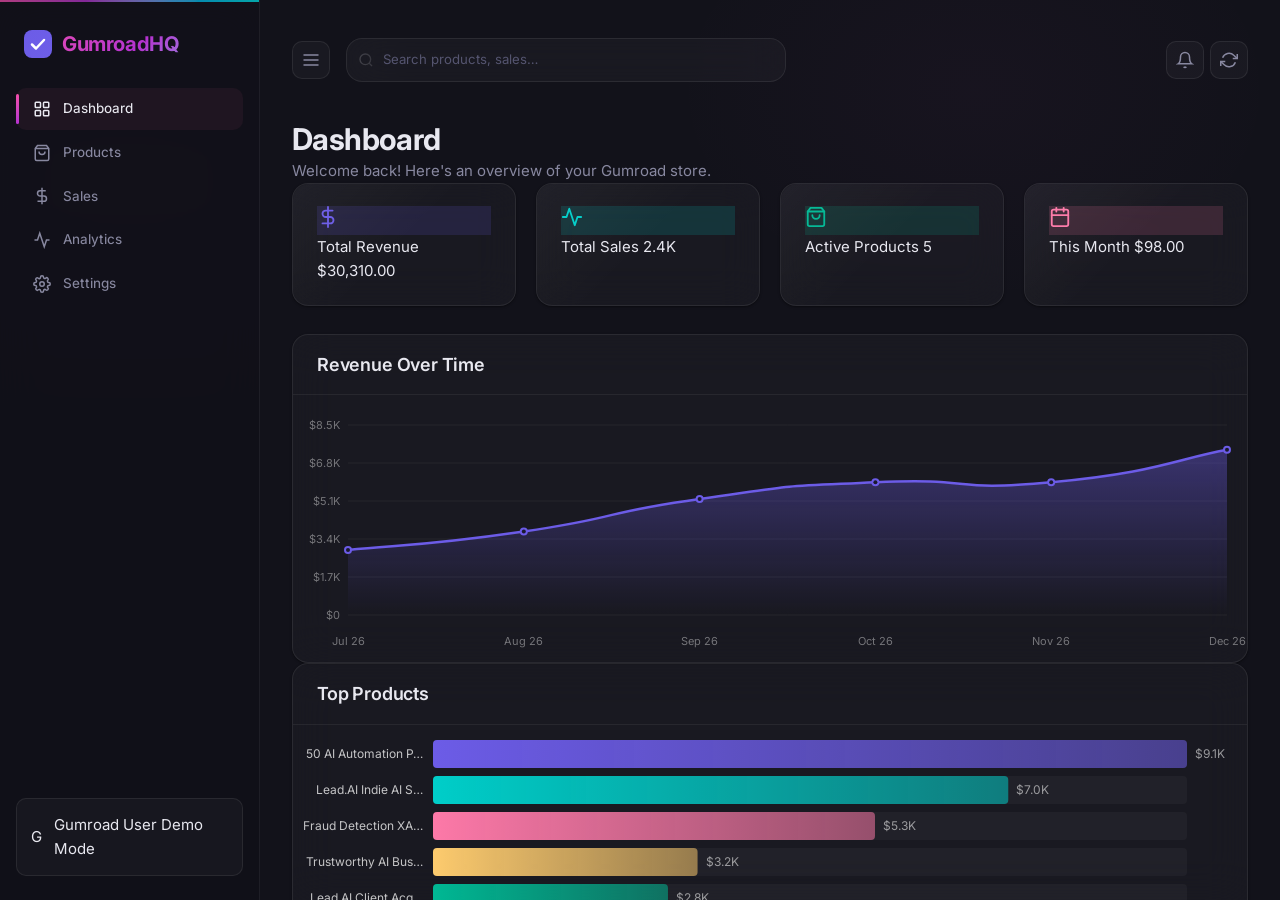
<file: index.html>
<!DOCTYPE html>
<html lang="en">
<head>
  <meta charset="UTF-8">
  <meta name="viewport" content="width=device-width, initial-scale=1.0">
  <meta name="description" content="AI-powered Gumroad Product Management Dashboard — Monitor sales, track revenue, and manage all your digital products from a single unified interface.">
  <title>Gumroad Command Center — Product Management Dashboard</title>
  <link rel="preconnect" href="https://fonts.googleapis.com">
  <link rel="preconnect" href="https://fonts.gstatic.com" crossorigin>
  <link href="https://fonts.googleapis.com/css2?family=Inter:wght@300;400;500;600;700&display=swap" rel="stylesheet">
  <link rel="stylesheet" href="index.css">
  <link rel="icon" href="data:image/svg+xml,<svg xmlns='http://www.w3.org/2000/svg' viewBox='0 0 100 100'><text y='.9em' font-size='90'>🎯</text></svg>">
</head>
<body>
  <div class="app" id="app">
    <!-- Sidebar Navigation -->
    <aside class="sidebar" id="sidebar">
      <div class="sidebar-logo">
        <div class="logo-icon">
          <svg width="28" height="28" viewBox="0 0 28 28" fill="none">
            <rect width="28" height="28" rx="8" fill="url(#logoGrad)"/>
            <path d="M8 14L12 18L20 10" stroke="white" stroke-width="2.5" stroke-linecap="round" stroke-linejoin="round"/>
            <defs>
              <linearGradient id="logoGrad" x1="0" y1="0" x2="28" y2="28">
                <stop stop-color="#ff6b9d"/>
                <stop offset="1" stop-color="#c850c0"/>
              </linearGradient>
            </defs>
          </svg>
        </div>
        <span class="text-gradient">Gumroad HQ</span>
      </div>

      <nav class="sidebar-nav" id="sidebarNav">
        <a href="#dashboard" class="nav-item active" data-page="dashboard">
          <svg width="20" height="20" viewBox="0 0 24 24" fill="none" stroke="currentColor" stroke-width="2" stroke-linecap="round" stroke-linejoin="round">
            <rect x="3" y="3" width="7" height="7" rx="1"/>
            <rect x="14" y="3" width="7" height="7" rx="1"/>
            <rect x="3" y="14" width="7" height="7" rx="1"/>
            <rect x="14" y="14" width="7" height="7" rx="1"/>
          </svg>
          <span>Dashboard</span>
        </a>
        <a href="#products" class="nav-item" data-page="products">
          <svg width="20" height="20" viewBox="0 0 24 24" fill="none" stroke="currentColor" stroke-width="2" stroke-linecap="round" stroke-linejoin="round">
            <path d="M21 16V8a2 2 0 0 0-1-1.73l-7-4a2 2 0 0 0-2 0l-7 4A2 2 0 0 0 3 8v8a2 2 0 0 0 1 1.73l7 4a2 2 0 0 0 2 0l7-4A2 2 0 0 0 21 16z"/>
            <polyline points="3.27 6.96 12 12.01 20.73 6.96"/>
            <line x1="12" y1="22.08" x2="12" y2="12"/>
          </svg>
          <span>Products</span>
        </a>
        <a href="#sales" class="nav-item" data-page="sales">
          <svg width="20" height="20" viewBox="0 0 24 24" fill="none" stroke="currentColor" stroke-width="2" stroke-linecap="round" stroke-linejoin="round">
            <line x1="12" y1="1" x2="12" y2="23"/>
            <path d="M17 5H9.5a3.5 3.5 0 0 0 0 7h5a3.5 3.5 0 0 1 0 7H6"/>
          </svg>
          <span>Sales</span>
        </a>
        <a href="#analytics" class="nav-item" data-page="analytics">
          <svg width="20" height="20" viewBox="0 0 24 24" fill="none" stroke="currentColor" stroke-width="2" stroke-linecap="round" stroke-linejoin="round">
            <line x1="18" y1="20" x2="18" y2="10"/>
            <line x1="12" y1="20" x2="12" y2="4"/>
            <line x1="6" y1="20" x2="6" y2="14"/>
          </svg>
          <span>Analytics</span>
        </a>
        <a href="#settings" class="nav-item" data-page="settings">
          <svg width="20" height="20" viewBox="0 0 24 24" fill="none" stroke="currentColor" stroke-width="2" stroke-linecap="round" stroke-linejoin="round">
            <circle cx="12" cy="12" r="3"/>
            <path d="M19.4 15a1.65 1.65 0 0 0 .33 1.82l.06.06a2 2 0 0 1 0 2.83 2 2 0 0 1-2.83 0l-.06-.06a1.65 1.65 0 0 0-1.82-.33 1.65 1.65 0 0 0-1 1.51V21a2 2 0 0 1-2 2 2 2 0 0 1-2-2v-.09A1.65 1.65 0 0 0 9 19.4a1.65 1.65 0 0 0-1.82.33l-.06.06a2 2 0 0 1-2.83 0 2 2 0 0 1 0-2.83l.06-.06A1.65 1.65 0 0 0 4.68 15a1.65 1.65 0 0 0-1.51-1H3a2 2 0 0 1-2-2 2 2 0 0 1 2-2h.09A1.65 1.65 0 0 0 4.6 9a1.65 1.65 0 0 0-.33-1.82l-.06-.06a2 2 0 0 1 0-2.83 2 2 0 0 1 2.83 0l.06.06A1.65 1.65 0 0 0 9 4.68a1.65 1.65 0 0 0 1-1.51V3a2 2 0 0 1 2-2 2 2 0 0 1 2 2v.09a1.65 1.65 0 0 0 1 1.51 1.65 1.65 0 0 0 1.82-.33l.06-.06a2 2 0 0 1 2.83 0 2 2 0 0 1 0 2.83l-.06.06A1.65 1.65 0 0 0 19.4 9a1.65 1.65 0 0 0 1.51 1H21a2 2 0 0 1 2 2 2 2 0 0 1-2 2h-.09a1.65 1.65 0 0 0-1.51 1z"/>
          </svg>
          <span>Settings</span>
        </a>
      </nav>

      <div class="sidebar-user">
        <div class="customer-avatar">
          <span>A</span>
        </div>
        <div class="sidebar-user-info">
          <div class="sidebar-user-name">Creator</div>
          <div class="sidebar-user-role">Pro Account</div>
        </div>
      </div>
    </aside>

    <!-- Main Content Area -->
    <main class="main-content" id="mainContent">
      <!-- Top Bar -->
      <header class="top-bar">
        <button class="btn-icon sidebar-toggle" id="sidebarToggle" aria-label="Toggle sidebar">
          <svg width="20" height="20" viewBox="0 0 24 24" fill="none" stroke="currentColor" stroke-width="2" stroke-linecap="round" stroke-linejoin="round">
            <line x1="3" y1="12" x2="21" y2="12"/>
            <line x1="3" y1="6" x2="21" y2="6"/>
            <line x1="3" y1="18" x2="21" y2="18"/>
          </svg>
        </button>
        <div class="search-bar">
          <svg width="18" height="18" viewBox="0 0 24 24" fill="none" stroke="currentColor" stroke-width="2" stroke-linecap="round" stroke-linejoin="round">
            <circle cx="11" cy="11" r="8"/>
            <line x1="21" y1="21" x2="16.65" y2="16.65"/>
          </svg>
          <input type="search" id="globalSearch" class="form-input" placeholder="Search products, sales, customers..." autocomplete="off">
          <div class="search-results" id="searchResults"></div>
        </div>
        <div class="top-bar-actions">
          <button class="btn-icon" id="refreshBtn" aria-label="Refresh data" title="Refresh data">
            <svg width="18" height="18" viewBox="0 0 24 24" fill="none" stroke="currentColor" stroke-width="2" stroke-linecap="round" stroke-linejoin="round">
              <polyline points="23 4 23 10 17 10"/>
              <polyline points="1 20 1 14 7 14"/>
              <path d="M3.51 9a9 9 0 0 1 14.85-3.36L23 10M1 14l4.64 4.36A9 9 0 0 0 20.49 15"/>
            </svg>
          </button>
          <button class="btn-icon" id="notifBtn" aria-label="Notifications" title="Notifications">
            <svg width="18" height="18" viewBox="0 0 24 24" fill="none" stroke="currentColor" stroke-width="2" stroke-linecap="round" stroke-linejoin="round">
              <path d="M18 8A6 6 0 0 0 6 8c0 7-3 9-3 9h18s-3-2-3-9"/>
              <path d="M13.73 21a2 2 0 0 1-3.46 0"/>
            </svg>
            <span class="notif-badge" id="notifBadge">3</span>
          </button>
          <div class="connection-status" id="connectionStatus">
            <span class="status-dot"></span>
            <span class="status-text">Demo Mode</span>
          </div>
        </div>
      </header>

      <!-- Dynamic Page Content -->
      <div class="page-content" id="pageContent">
        <!-- Content rendered by JavaScript -->
      </div>
    </main>
  </div>



  <script src="app.js"></script>
</body>
</html>
</file>
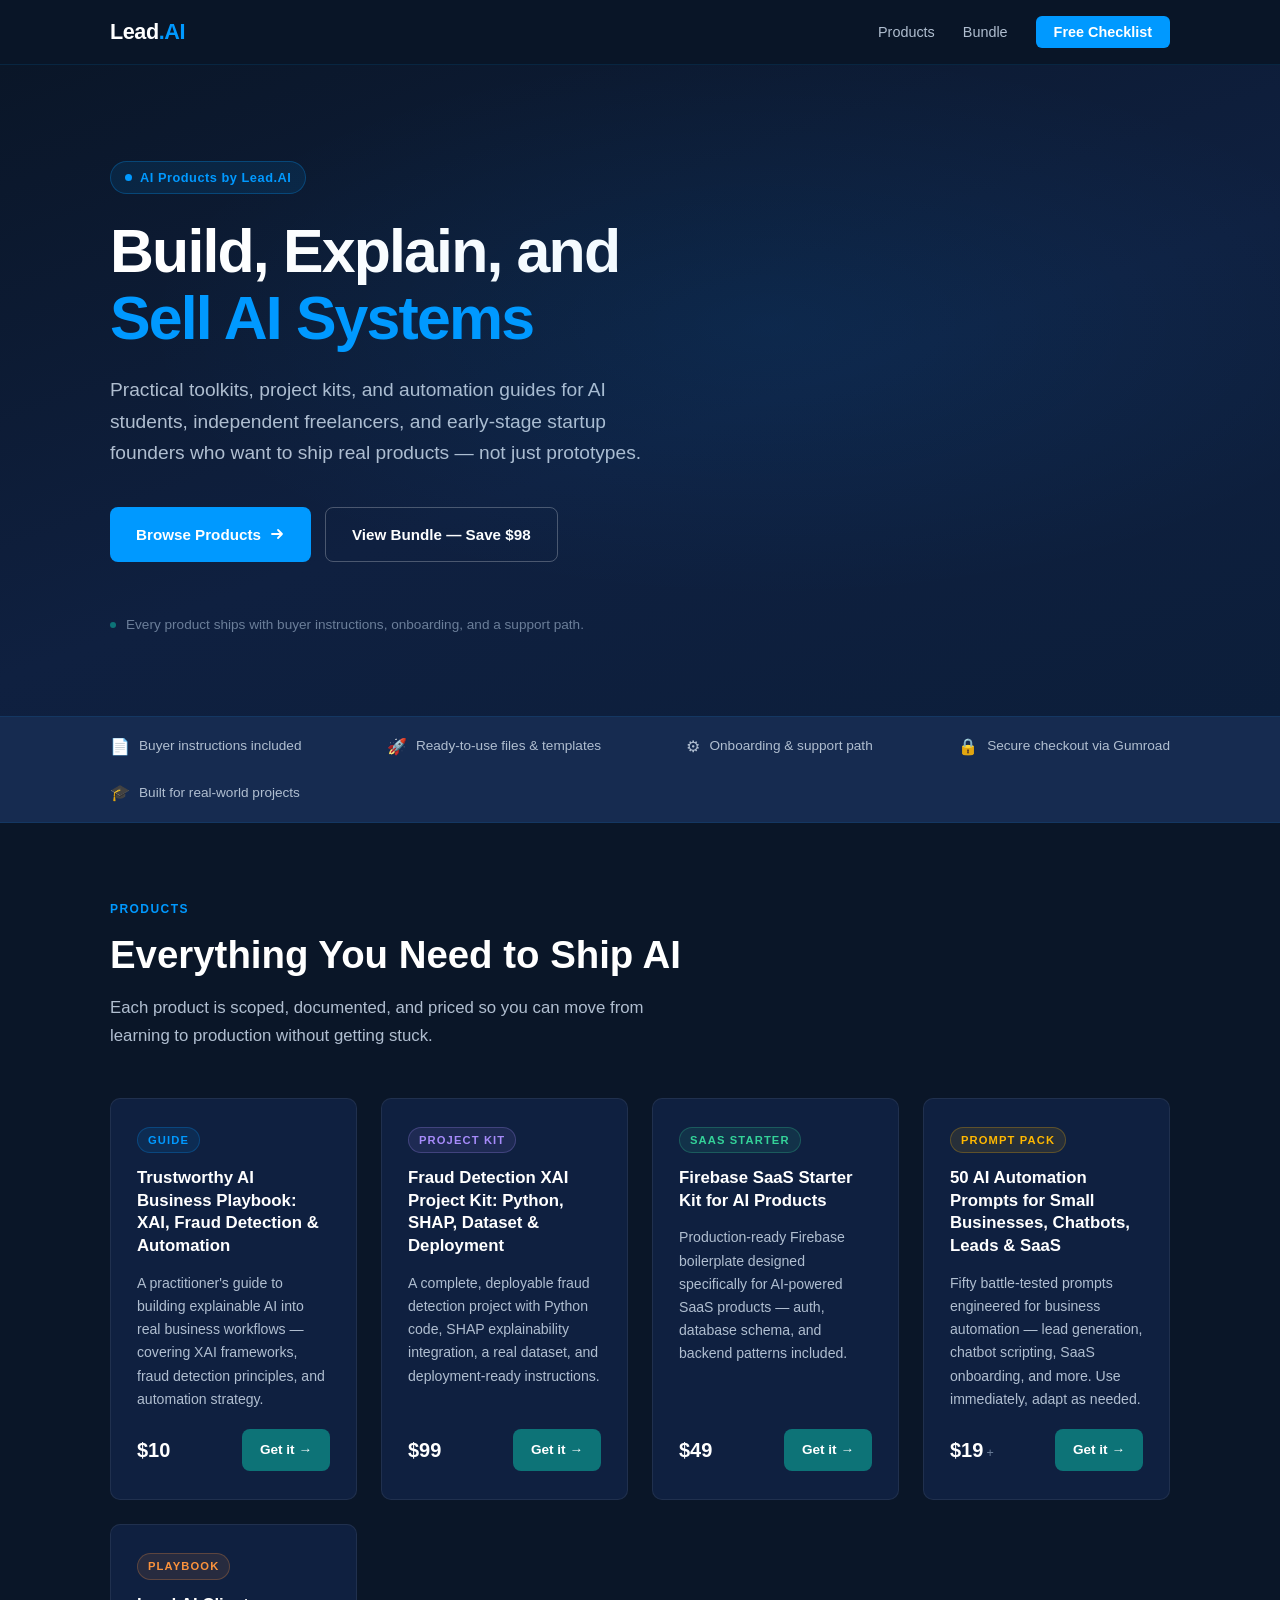
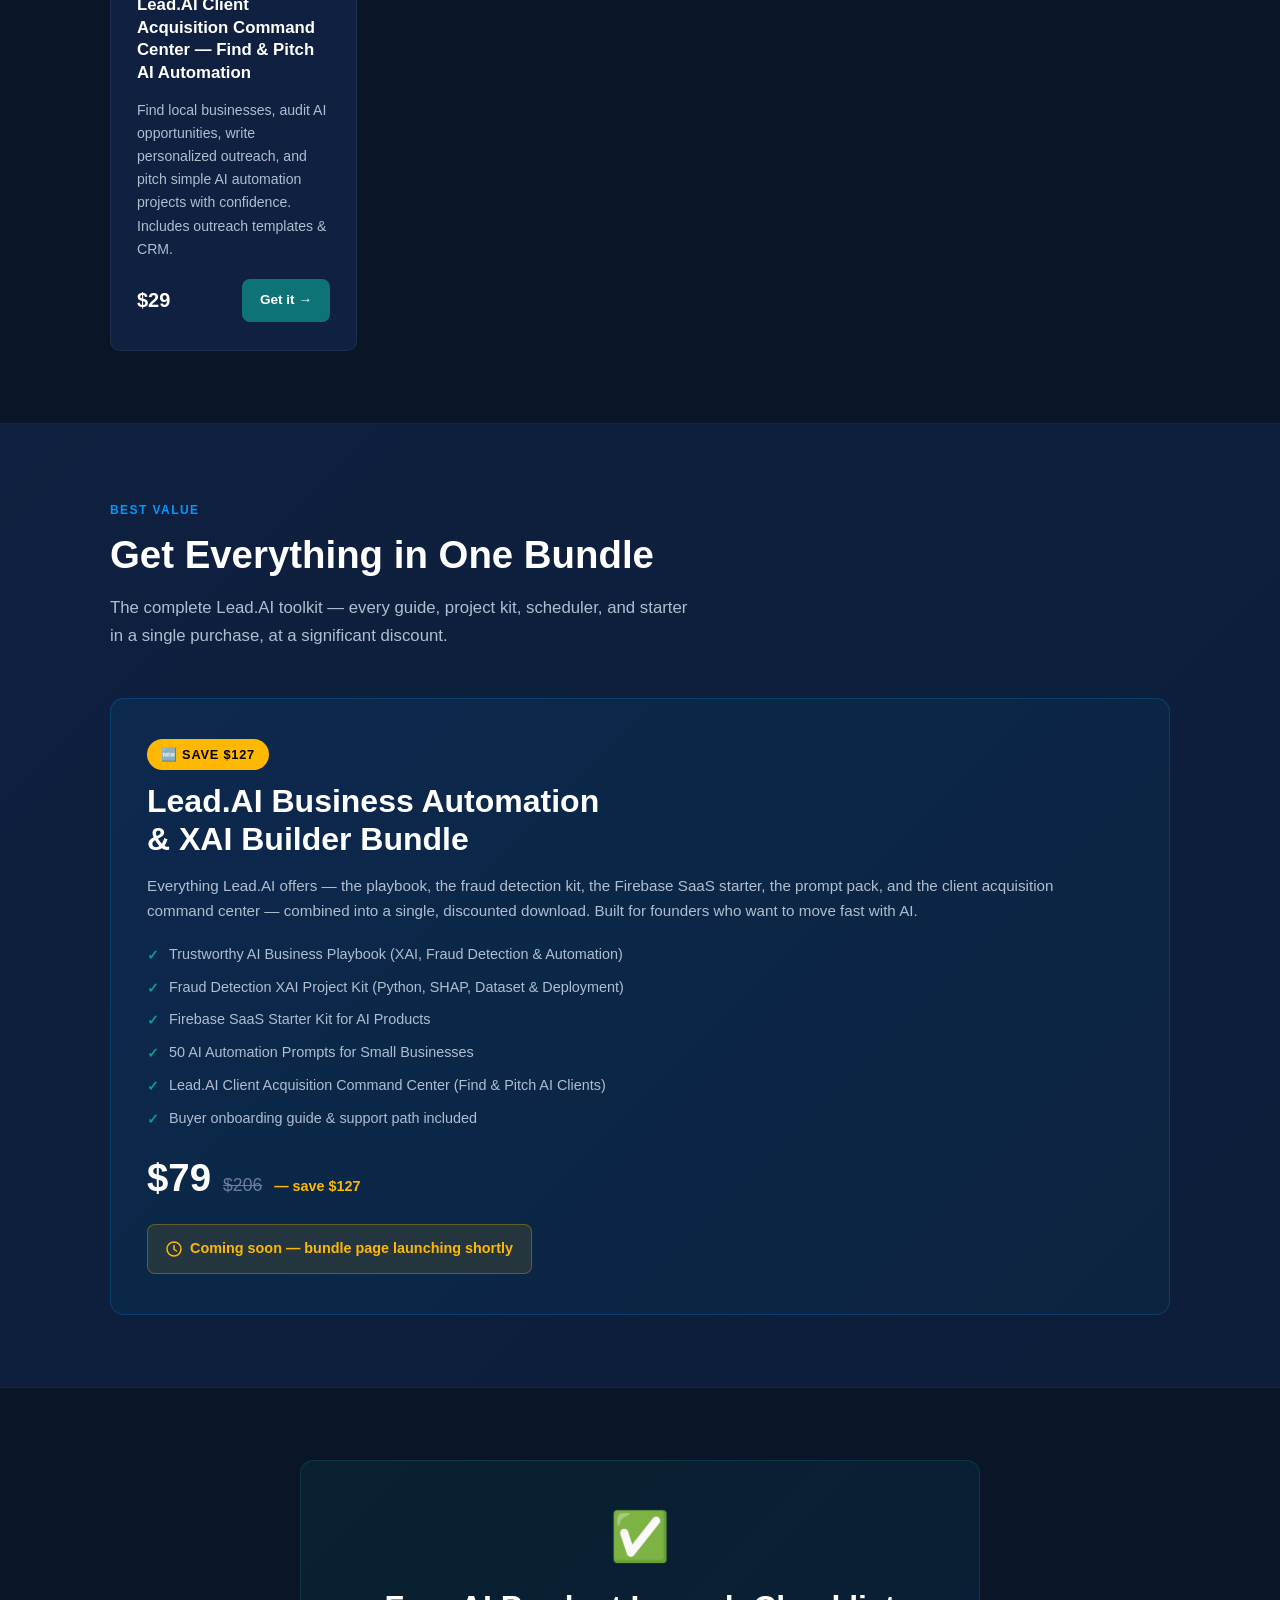
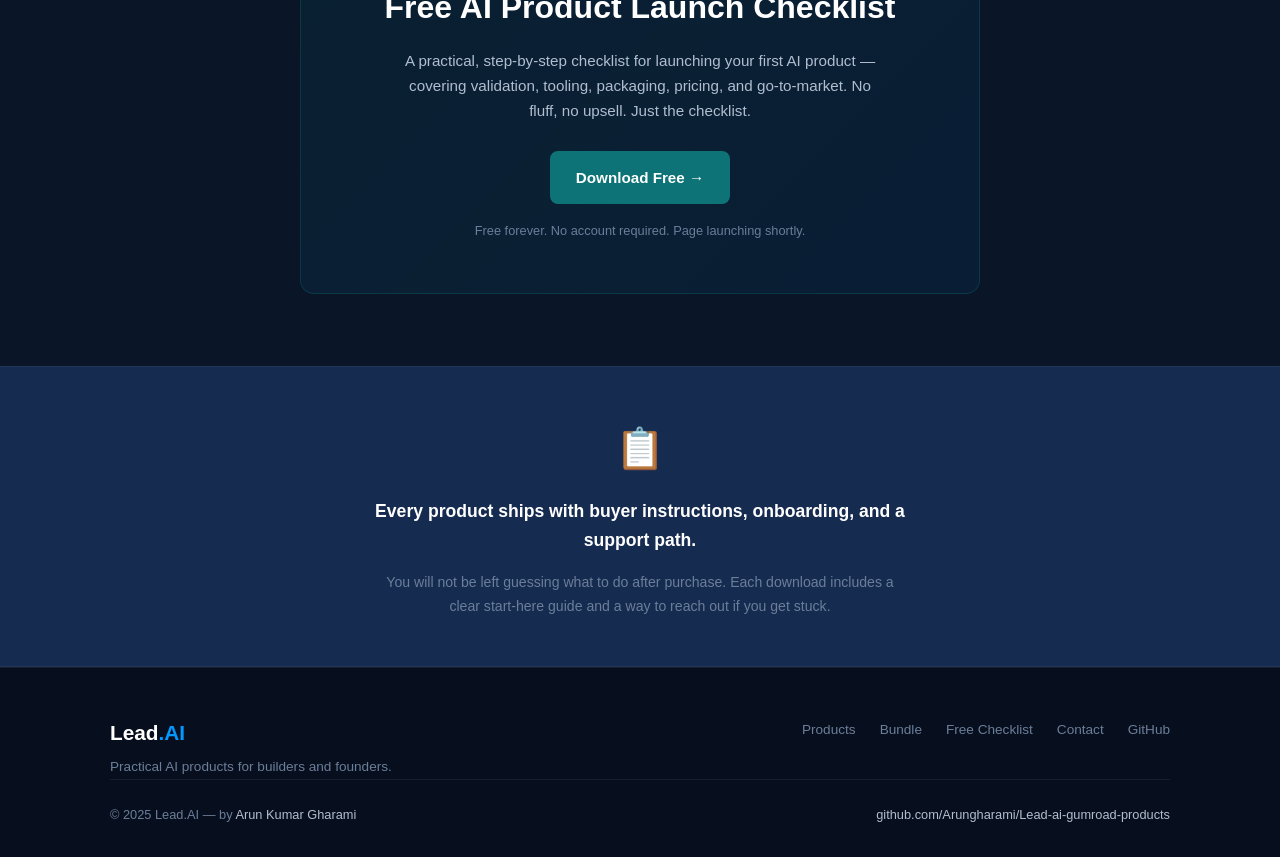
<file: website/index.html>
<!DOCTYPE html>
<html lang="en">
<head>
  <meta charset="UTF-8" />
  <meta name="viewport" content="width=device-width, initial-scale=1.0" />
  <meta name="description" content="Lead.AI — practical AI toolkits, guides, and starter kits for AI students, freelancers, and startup founders. Learn to build, explain, and sell AI systems." />
  <meta name="author" content="Arun Kumar Gharami" />

  <!-- Open Graph -->
  <meta property="og:title" content="Lead.AI — Build, Explain, and Sell AI Systems" />
  <meta property="og:description" content="Practical AI toolkits for students, freelancers, and startup founders. Ship real AI products with confidence." />
  <meta property="og:type" content="website" />

  <title>Lead.AI — Build, Explain, and Sell AI Systems</title>
  <link rel="stylesheet" href="style.css" />
</head>
<body>

  <!-- ======================================================
       NAVIGATION
  ====================================================== -->
  <header>
    <nav class="navbar" aria-label="Main navigation">
      <div class="container navbar__inner">
        <a href="#" class="navbar__brand" aria-label="Lead.AI home">Lead<span>.AI</span></a>
        <ul class="navbar__links" role="list">
          <li><a href="#products">Products</a></li>
          <li><a href="#bundle">Bundle</a></li>
          <li><a href="#checklist" class="nav-cta">Free Checklist</a></li>
        </ul>
      </div>
    </nav>
  </header>

  <main>

    <!-- ======================================================
         HERO
    ====================================================== -->
    <section class="hero" aria-labelledby="hero-heading">
      <div class="container">
        <p class="hero__badge">AI Products by Lead.AI</p>

        <h1 class="hero__headline" id="hero-heading">
          Build, Explain, and<br />
          <span class="accent">Sell AI Systems</span>
        </h1>

        <p class="hero__sub">
          Practical toolkits, project kits, and automation guides for
          AI students, independent freelancers, and early-stage startup founders
          who want to ship real products — not just prototypes.
        </p>

        <div class="hero__actions">
          <a href="#products" class="btn btn-primary">
            Browse Products
            <svg width="16" height="16" viewBox="0 0 16 16" fill="none" aria-hidden="true">
              <path d="M3 8h10M9 4l4 4-4 4" stroke="currentColor" stroke-width="1.8" stroke-linecap="round" stroke-linejoin="round"/>
            </svg>
          </a>
          <a href="#bundle" class="btn btn-secondary">
            View Bundle — Save $98
          </a>
        </div>

        <p class="hero__trust">
          <span class="hero__trust-dot"></span>
          Every product ships with buyer instructions, onboarding, and a support path.
        </p>
      </div>
    </section>

    <!-- ======================================================
         TRUST BAR
    ====================================================== -->
    <div class="trust-bar" aria-label="Product guarantees">
      <div class="container">
        <div class="trust-bar__inner">
          <div class="trust-item">
            <span class="trust-icon">&#128196;</span>
            <span>Buyer instructions included</span>
          </div>
          <div class="trust-item">
            <span class="trust-icon">&#128640;</span>
            <span>Ready-to-use files &amp; templates</span>
          </div>
          <div class="trust-item">
            <span class="trust-icon">&#9881;</span>
            <span>Onboarding &amp; support path</span>
          </div>
          <div class="trust-item">
            <span class="trust-icon">&#128274;</span>
            <span>Secure checkout via Gumroad</span>
          </div>
          <div class="trust-item">
            <span class="trust-icon">&#127891;</span>
            <span>Built for real-world projects</span>
          </div>
        </div>
      </div>
    </div>

    <!-- ======================================================
         PRODUCTS GRID
    ====================================================== -->
    <section class="section products" id="products" aria-labelledby="products-heading">
      <div class="container">
        <span class="section-label">Products</span>
        <h2 class="section-title" id="products-heading">
          Everything You Need to Ship AI
        </h2>
        <p class="section-sub">
          Each product is scoped, documented, and priced so you can move from
          learning to production without getting stuck.
        </p>

        <div class="products__grid" role="list">

          <!-- Product 1 -->
          <article class="card" role="listitem" aria-label="Trustworthy AI Business Playbook">
            <span class="card__tag card__tag--guide">Guide</span>
            <h3 class="card__title">
              Trustworthy AI Business Playbook: XAI, Fraud Detection &amp; Automation
            </h3>
            <p class="card__desc">
              A practitioner's guide to building explainable AI into real business workflows —
              covering XAI frameworks, fraud detection principles, and automation strategy.
            </p>
            <div class="card__footer">
              <p class="card__price">$10</p>
              <a
                href="https://arunkg7.gumroad.com/l/fhqklp"
                class="btn btn-teal btn-sm"
                target="_blank"
                rel="noopener noreferrer"
                aria-label="Get Trustworthy AI Business Playbook on Gumroad"
              >
                Get it &rarr;
              </a>
            </div>
          </article>

          <!-- Product 2 -->
          <article class="card" role="listitem" aria-label="Fraud Detection XAI Project Kit">
            <span class="card__tag card__tag--kit">Project Kit</span>
            <h3 class="card__title">
              Fraud Detection XAI Project Kit: Python, SHAP, Dataset &amp; Deployment
            </h3>
            <p class="card__desc">
              A complete, deployable fraud detection project with Python code, SHAP
              explainability integration, a real dataset, and deployment-ready instructions.
            </p>
            <div class="card__footer">
              <p class="card__price">$99</p>
              <a
                href="https://arunkg7.gumroad.com/l/ihsob"
                class="btn btn-teal btn-sm"
                target="_blank"
                rel="noopener noreferrer"
                aria-label="Get Fraud Detection XAI Project Kit on Gumroad"
              >
                Get it &rarr;
              </a>
            </div>
          </article>

          <!-- Product 3 -->
          <article class="card" role="listitem" aria-label="Firebase SaaS Starter Kit">
            <span class="card__tag card__tag--saas">SaaS Starter</span>
            <h3 class="card__title">
              Firebase SaaS Starter Kit for AI Products
            </h3>
            <p class="card__desc">
              Production-ready Firebase boilerplate designed specifically for AI-powered
              SaaS products — auth, database schema, and backend patterns included.
            </p>
            <div class="card__footer">
              <p class="card__price">$49</p>
              <a
                href="https://arunkg7.gumroad.com/l/efqpmz"
                class="btn btn-teal btn-sm"
                target="_blank"
                rel="noopener noreferrer"
                aria-label="Get Firebase SaaS Starter Kit on Gumroad"
              >
                Get it &rarr;
              </a>
            </div>
          </article>

          <!-- Product 4 -->
          <article class="card" role="listitem" aria-label="50 AI Automation Prompts">
            <span class="card__tag card__tag--prompts">Prompt Pack</span>
            <h3 class="card__title">
              50 AI Automation Prompts for Small Businesses, Chatbots, Leads &amp; SaaS
            </h3>
            <p class="card__desc">
              Fifty battle-tested prompts engineered for business automation — lead generation,
              chatbot scripting, SaaS onboarding, and more. Use immediately, adapt as needed.
            </p>
            <div class="card__footer">
              <p class="card__price">$19<span>+</span></p>
              <a
                href="https://arunkg7.gumroad.com/l/tqnpq"
                class="btn btn-teal btn-sm"
                target="_blank"
                rel="noopener noreferrer"
                aria-label="Get 50 AI Automation Prompts on Gumroad"
              >
                Get it &rarr;
              </a>
            </div>
          </article>

          <!-- Product 5 -->
          <article class="card" role="listitem" aria-label="Client Acquisition Command Center">
            <span class="card__tag card__tag--playbook">Playbook</span>
            <h3 class="card__title">
              Lead.AI Client Acquisition Command Center — Find &amp; Pitch AI Automation
            </h3>
            <p class="card__desc">
              Find local businesses, audit AI opportunities, write personalized outreach, and
              pitch simple AI automation projects with confidence. Includes outreach templates &amp; CRM.
            </p>
            <div class="card__footer">
              <p class="card__price">$29</p>
              <a
                href="https://arunkg7.gumroad.com/l/client-acquisition-center"
                class="btn btn-teal btn-sm"
                target="_blank"
                rel="noopener noreferrer"
                aria-label="Get Client Acquisition Command Center on Gumroad"
              >
                Get it &rarr;
              </a>
            </div>
          </article>

        </div>
      </div>
    </section>

    <!-- ======================================================
         BUNDLE SECTION
    ====================================================== -->
    <section class="section bundle" id="bundle" aria-labelledby="bundle-heading">
      <div class="container">
        <span class="section-label">Best Value</span>
        <h2 class="section-title" id="bundle-heading">
          Get Everything in One Bundle
        </h2>
        <p class="section-sub">
          The complete Lead.AI toolkit — every guide, project kit, scheduler, and starter
          in a single purchase, at a significant discount.
        </p>

        <div class="bundle__card">
          <!-- Left column -->
          <div class="bundle__card-left">
            <span class="bundle__savings-badge">
              &#127381; Save $127
            </span>
            <h3 class="bundle__title">
              Lead.AI Business Automation<br />&amp; XAI Builder Bundle
            </h3>
            <p class="bundle__desc">
              Everything Lead.AI offers — the playbook, the fraud detection kit, the
              Firebase SaaS starter, the prompt pack, and the client acquisition command center — combined into a single,
              discounted download. Built for founders who want to move fast with AI.
            </p>
            <ul class="bundle__includes" aria-label="Bundle includes">
              <li>Trustworthy AI Business Playbook (XAI, Fraud Detection &amp; Automation)</li>
              <li>Fraud Detection XAI Project Kit (Python, SHAP, Dataset &amp; Deployment)</li>
              <li>Firebase SaaS Starter Kit for AI Products</li>
              <li>50 AI Automation Prompts for Small Businesses</li>
              <li>Lead.AI Client Acquisition Command Center (Find &amp; Pitch AI Clients)</li>
              <li>Buyer onboarding guide &amp; support path included</li>
            </ul>

            <div class="bundle__pricing" aria-label="Bundle pricing">
              <span class="bundle__price-now">$79</span>
              <span class="bundle__price-was">$206</span>
              <span class="bundle__save">— save $127</span>
            </div>

            <!-- Link TBD: replace href="#" with the real Gumroad URL when the bundle is live -->
            <div class="bundle__coming" role="status" aria-live="polite">
              <svg width="16" height="16" viewBox="0 0 16 16" fill="none" aria-hidden="true">
                <circle cx="8" cy="8" r="7" stroke="currentColor" stroke-width="1.5"/>
                <path d="M8 4.5v3.75L10.5 10" stroke="currentColor" stroke-width="1.5" stroke-linecap="round"/>
              </svg>
              Coming soon — bundle page launching shortly
            </div>
          </div>

          <!-- Right column (desktop layout) -->
          <div class="bundle__card-right">
            <!-- Intentionally left for layout balance on desktop -->
          </div>
        </div>

      </div>
    </section>

    <!-- ======================================================
         FREE CHECKLIST SECTION
    ====================================================== -->
    <section class="section checklist" id="checklist" aria-labelledby="checklist-heading">
      <div class="container">
        <div class="checklist__card">
          <div class="checklist__icon" aria-hidden="true">&#9989;</div>
          <h2 class="checklist__title" id="checklist-heading">
            Free AI Product Launch Checklist
          </h2>
          <p class="checklist__desc">
            A practical, step-by-step checklist for launching your first AI product —
            covering validation, tooling, packaging, pricing, and go-to-market.
            No fluff, no upsell. Just the checklist.
          </p>

          <!-- Link TBD: replace href="#" with the real Gumroad or download URL when ready -->
          <a
            href="https://arunkg7.gumroad.com/l/free-launch-checklist"
            class="btn btn-teal"
            aria-label="Download the free AI Product Launch Checklist (coming soon)"
          >
            Download Free &rarr;
          </a>
          <p class="checklist__note">
            Free forever. No account required. Page launching shortly.
          </p>
        </div>
      </div>
    </section>

    <!-- ======================================================
         CUSTOMER PROMISE
    ====================================================== -->
    <div class="promise" role="complementary" aria-label="Customer promise">
      <div class="container">
        <div class="promise__inner">
          <div class="promise__icon" aria-hidden="true">&#128203;</div>
          <p class="promise__text">
            Every product ships with buyer instructions, onboarding, and a support path.
          </p>
          <p class="promise__sub">
            You will not be left guessing what to do after purchase. Each download includes
            a clear start-here guide and a way to reach out if you get stuck.
          </p>
        </div>
      </div>
    </div>

  </main>

  <!-- ======================================================
       FOOTER
  ====================================================== -->
  <footer class="footer" aria-label="Site footer">
    <div class="container">
      <div class="footer__inner">
        <div class="footer__brand-block">
          <p class="footer__brand">Lead<span>.AI</span></p>
          <p class="footer__tagline">
            Practical AI products for builders and founders.
          </p>
        </div>

        <nav aria-label="Footer navigation">
          <ul class="footer__links" role="list">
            <li><a href="#products">Products</a></li>
            <li><a href="#bundle">Bundle</a></li>
            <li><a href="#checklist">Free Checklist</a></li>
            <li>
              <a
                href="mailto:a.gharami.325@westcliff.edu"
                aria-label="Email Arun Kumar Gharami"
              >
                Contact
              </a>
            </li>
            <li>
              <a
                href="https://github.com/Arungharami/Lead-ai-gumroad-products"
                target="_blank"
                rel="noopener noreferrer"
                aria-label="Lead.AI on GitHub (opens in new tab)"
              >
                GitHub
              </a>
            </li>
          </ul>
        </nav>
      </div>

      <div class="footer__bottom">
        <p class="footer__copy">
          &copy; 2025 Lead.AI &mdash; by
          <a href="mailto:a.gharami.325@westcliff.edu">Arun Kumar Gharami</a>
        </p>
        <p class="footer__copy">
          <a
            href="https://github.com/Arungharami/Lead-ai-gumroad-products"
            target="_blank"
            rel="noopener noreferrer"
          >
            github.com/Arungharami/Lead-ai-gumroad-products
          </a>
        </p>
      </div>
    </div>
  </footer>

</body>
</html>
</file>
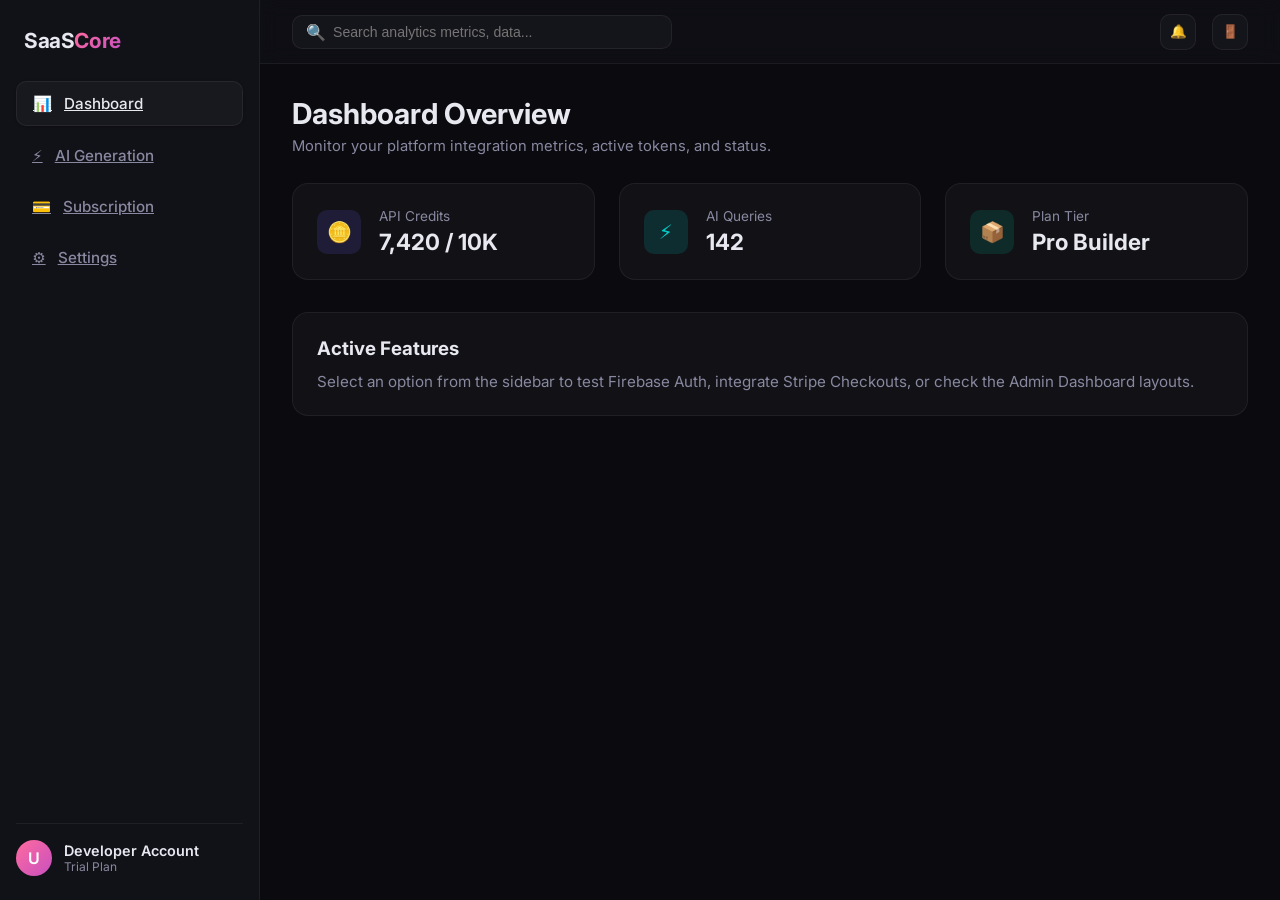
<file: products/firebase-saas-starter-kit/templates/dashboard-layout-template.html>
<!DOCTYPE html>
<html lang="en">
<head>
  <meta charset="UTF-8">
  <meta name="viewport" content="width=device-width, initial-scale=1.0">
  <title>Premium SaaS Dashboard Layout Boilerplate</title>
  <!-- Google Fonts: Inter -->
  <link rel="preconnect" href="https://fonts.googleapis.com">
  <link rel="preconnect" href="https://fonts.gstatic.com" crossorigin>
  <link href="https://fonts.googleapis.com/css2?family=Inter:wght@300;400;500;600;700&display=swap" rel="stylesheet">
  
  <style>
    /* ── Core Layout CSS ── */
    :root {
      --bg-deep: #0a0a0f;
      --bg-base: #12121a;
      --bg-surface: rgba(255, 255, 255, 0.03);
      --bg-surface-hover: rgba(255, 255, 255, 0.06);
      --primary: linear-gradient(135deg, #ff6b9d 0%, #c850c0 100%);
      --secondary: linear-gradient(135deg, #4facfe 0%, #00f2fe 100%);
      --text-primary: #e8e8f0;
      --text-secondary: #8888a0;
      --text-muted: #555570;
      --border-subtle: rgba(255, 255, 255, 0.06);
      --glass-blur: 20px;
      --radius-sm: 6px;
      --radius-md: 10px;
      --radius-lg: 16px;
      --radius-xl: 20px;
      --sidebar-width: 260px;
      --topbar-height: 64px;
      --shadow-sm: 0 1px 3px rgba(0,0,0,0.2);
      --shadow-md: 0 4px 6px rgba(0,0,0,0.3);
    }

    *, *::before, *::after {
      margin: 0;
      padding: 0;
      box-sizing: border-box;
    }

    body {
      font-family: 'Inter', system-ui, -apple-system, sans-serif;
      color: var(--text-primary);
      background-color: var(--bg-deep);
      overflow: hidden;
      height: 100dvh;
    }

    /* ── App Shell Layout ── */
    .app-shell {
      display: grid;
      grid-template-columns: var(--sidebar-width) 1fr;
      height: 100vh;
      width: 100vw;
    }

    /* ── Sidebar ── */
    .sidebar {
      background: rgba(18, 18, 26, 0.95);
      border-right: 1px solid var(--border-subtle);
      backdrop-filter: blur(var(--glass-blur));
      display: flex;
      flex-direction: column;
      padding: 24px 16px;
      position: relative;
      z-index: 10;
      transition: transform 0.3s ease;
    }

    .logo-container {
      padding: 4px 8px 28px;
      font-size: 1.3rem;
      font-weight: 700;
      letter-spacing: -0.02em;
    }

    .logo-text-gradient {
      background: var(--primary);
      -webkit-background-clip: text;
      background-clip: text;
      -webkit-text-fill-color: transparent;
    }

    .sidebar-nav {
      display: flex;
      flex-direction: column;
      gap: 8px;
      flex: 1;
    }

    .nav-item {
      display: flex;
      align-items: center;
      gap: 12px;
      padding: 12px 16px;
      border-radius: var(--radius-md);
      font-size: 0.95rem;
      font-weight: 500;
      color: var(--text-secondary);
      transition: background 0.2s ease, color 0.2s ease;
    }

    .nav-item:hover {
      background: var(--bg-surface-hover);
      color: var(--text-primary);
    }

    .nav-item.active {
      background: var(--bg-surface);
      color: var(--text-primary);
      border: 1px solid var(--border-subtle);
      box-shadow: var(--shadow-sm);
    }

    /* Sidebar Footer user segment */
    .sidebar-footer {
      border-top: 1px solid var(--border-subtle);
      padding-top: 16px;
    }

    .user-profile {
      display: flex;
      align-items: center;
      gap: 12px;
    }

    .user-avatar {
      width: 36px;
      height: 36px;
      border-radius: 50%;
      background: var(--primary);
      display: flex;
      align-items: center;
      justify-content: center;
      font-weight: 600;
      color: #fff;
    }

    .user-info {
      display: flex;
      flex-direction: column;
      min-width: 0;
    }

    .user-name {
      font-size: 0.9rem;
      font-weight: 600;
      white-space: nowrap;
      overflow: hidden;
      text-overflow: ellipsis;
    }

    .user-role {
      font-size: 0.75rem;
      color: var(--text-secondary);
    }

    /* ── Main Area ── */
    .main-area {
      display: flex;
      flex-direction: column;
      height: 100vh;
      overflow: hidden;
      background: var(--bg-deep);
    }

    /* ── Top Bar ── */
    .topbar {
      height: var(--topbar-height);
      border-bottom: 1px solid var(--border-subtle);
      display: flex;
      align-items: center;
      justify-content: space-between;
      padding: 0 32px;
      background: rgba(18, 18, 26, 0.5);
      backdrop-filter: blur(10px);
    }

    .search-container {
      position: relative;
      width: 100%;
      max-width: 380px;
    }

    .search-input {
      width: 100%;
      padding: 8px 16px 8px 40px;
      background: var(--bg-surface);
      border: 1px solid var(--border-subtle);
      border-radius: var(--radius-md);
      color: var(--text-primary);
      outline: none;
      font-size: 0.88rem;
    }

    .search-icon {
      position: absolute;
      left: 14px;
      top: 50%;
      transform: translateY(-50%);
      color: var(--text-muted);
      pointer-events: none;
    }

    .topbar-actions {
      display: flex;
      align-items: center;
      gap: 16px;
    }

    .btn-icon {
      width: 36px;
      height: 36px;
      border-radius: var(--radius-md);
      background: var(--bg-surface);
      border: 1px solid var(--border-subtle);
      color: var(--text-primary);
      display: flex;
      align-items: center;
      justify-content: center;
      cursor: pointer;
      transition: background 0.2s ease;
    }

    .btn-icon:hover {
      background: var(--bg-surface-hover);
    }

    /* ── Content View Area ── */
    .content-view {
      flex: 1;
      overflow-y: auto;
      padding: 32px;
    }

    .view-header {
      margin-bottom: 28px;
    }

    .view-header h1 {
      font-size: 1.8rem;
      font-weight: 700;
      margin-bottom: 6px;
    }

    .view-subtitle {
      color: var(--text-secondary);
      font-size: 0.92rem;
    }

    /* ── KPI Grid ── */
    .kpi-grid {
      display: grid;
      grid-template-columns: repeat(auto-fit, minmax(220px, 1fr));
      gap: 24px;
      margin-bottom: 32px;
    }

    .kpi-card {
      background: var(--bg-surface);
      border: 1px solid var(--border-subtle);
      border-radius: var(--radius-lg);
      padding: 24px;
      display: flex;
      align-items: center;
      gap: 18px;
    }

    .kpi-icon {
      width: 44px;
      height: 44px;
      border-radius: var(--radius-md);
      display: flex;
      align-items: center;
      justify-content: center;
      font-size: 1.25rem;
      font-weight: 700;
    }

    .kpi-details {
      display: flex;
      flex-direction: column;
    }

    .kpi-label {
      font-size: 0.85rem;
      color: var(--text-secondary);
      margin-bottom: 4px;
    }

    .kpi-value {
      font-size: 1.4rem;
      font-weight: 700;
    }

    /* ── Custom Scrollbar ── */
    ::-webkit-scrollbar {
      width: 6px;
      height: 6px;
    }
    ::-webkit-scrollbar-track {
      background: transparent;
    }
    ::-webkit-scrollbar-thumb {
      background: rgba(255, 255, 255, 0.1);
      border-radius: 9999px;
    }
    ::-webkit-scrollbar-thumb:hover {
      background: rgba(255, 255, 255, 0.18);
    }

    /* Responsive */
    @media (max-width: 768px) {
      .app-shell {
        grid-template-columns: 1fr;
      }
      .sidebar {
        display: none; /* In production: add toggling logic */
      }
      .topbar {
        padding: 0 16px;
      }
      .content-view {
        padding: 20px;
      }
    }
  </style>
</head>
<body>

  <div class="app-shell" id="appShell">
    
    <!-- Sidebar Navigation -->
    <aside class="sidebar" id="sidebarContainer">
      <div class="logo-container">
        <span>SaaS<strong class="logo-text-gradient">Core</strong></span>
      </div>

      <nav class="sidebar-nav">
        <a href="#dashboard" class="nav-item active">
          <span>📊</span>
          <span>Dashboard</span>
        </a>
        <a href="#ai-tool" class="nav-item">
          <span>⚡</span>
          <span>AI Generation</span>
        </a>
        <a href="#billing" class="nav-item">
          <span>💳</span>
          <span>Subscription</span>
        </a>
        <a href="#settings" class="nav-item">
          <span>⚙️</span>
          <span>Settings</span>
        </a>
      </nav>

      <div class="sidebar-footer">
        <div class="user-profile">
          <div class="user-avatar" id="avatarLetter">U</div>
          <div class="user-info">
            <span class="user-name" id="userDisplayName">Developer Account</span>
            <span class="user-role" id="userAccountRole">Trial Plan</span>
          </div>
        </div>
      </div>
    </aside>

    <!-- Main Content Area -->
    <div class="main-area">
      
      <!-- Top Bar -->
      <header class="topbar">
        <div class="search-container">
          <span class="search-icon">🔍</span>
          <input type="search" class="search-input" id="globalSearch" placeholder="Search analytics metrics, data...">
        </div>

        <div class="topbar-actions">
          <button class="btn-icon" id="notificationBtn" aria-label="View notifications">🔔</button>
          <button class="btn-icon" id="logoutBtn" aria-label="Sign out" onclick="firebaseSignOut()">🚪</button>
        </div>
      </header>

      <!-- Content View -->
      <main class="content-view" id="contentView">
        
        <div class="view-header">
          <h1>Dashboard Overview</h1>
          <p class="view-subtitle">Monitor your platform integration metrics, active tokens, and status.</p>
        </div>

        <!-- KPI Grid -->
        <div class="kpi-grid">
          
          <div class="kpi-card">
            <div class="kpi-icon" style="background:rgba(108,92,231,0.15);color:#6C5CE7;">🪙</div>
            <div class="kpi-details">
              <span class="kpi-label">API Credits</span>
              <span class="kpi-value" id="kpi-credits">7,420 / 10K</span>
            </div>
          </div>

          <div class="kpi-card">
            <div class="kpi-icon" style="background:rgba(0,206,201,0.15);color:#00cec9;">⚡</div>
            <div class="kpi-details">
              <span class="kpi-label">AI Queries</span>
              <span class="kpi-value" id="kpi-queries">142</span>
            </div>
          </div>

          <div class="kpi-card">
            <div class="kpi-icon" style="background:rgba(0,184,148,0.15);color:#00b894;">📦</div>
            <div class="kpi-details">
              <span class="kpi-label">Plan Tier</span>
              <span class="kpi-value" id="kpi-tier">Pro Builder</span>
            </div>
          </div>

        </div>

        <!-- Inject dynamic inner page sections here -->
        <div class="dashboard-body" style="padding:24px;background:var(--bg-surface);border:1px solid var(--border-subtle);border-radius:var(--radius-lg);">
          <h3 style="margin-bottom:12px;">Active Features</h3>
          <p style="color:var(--text-secondary);font-size:0.95rem;">Select an option from the sidebar to test Firebase Auth, integrate Stripe Checkouts, or check the Admin Dashboard layouts.</p>
        </div>

      </main>

    </div>
  </div>

  <!-- Firebase placeholder script -->
  <script>
    function firebaseSignOut() {
      console.log('[Firebase Auth] Logging out user...');
      // In production: firebase.auth().signOut().then(() => window.location.href = 'login.html')
    }
  </script>

</body>
</html>
</file>
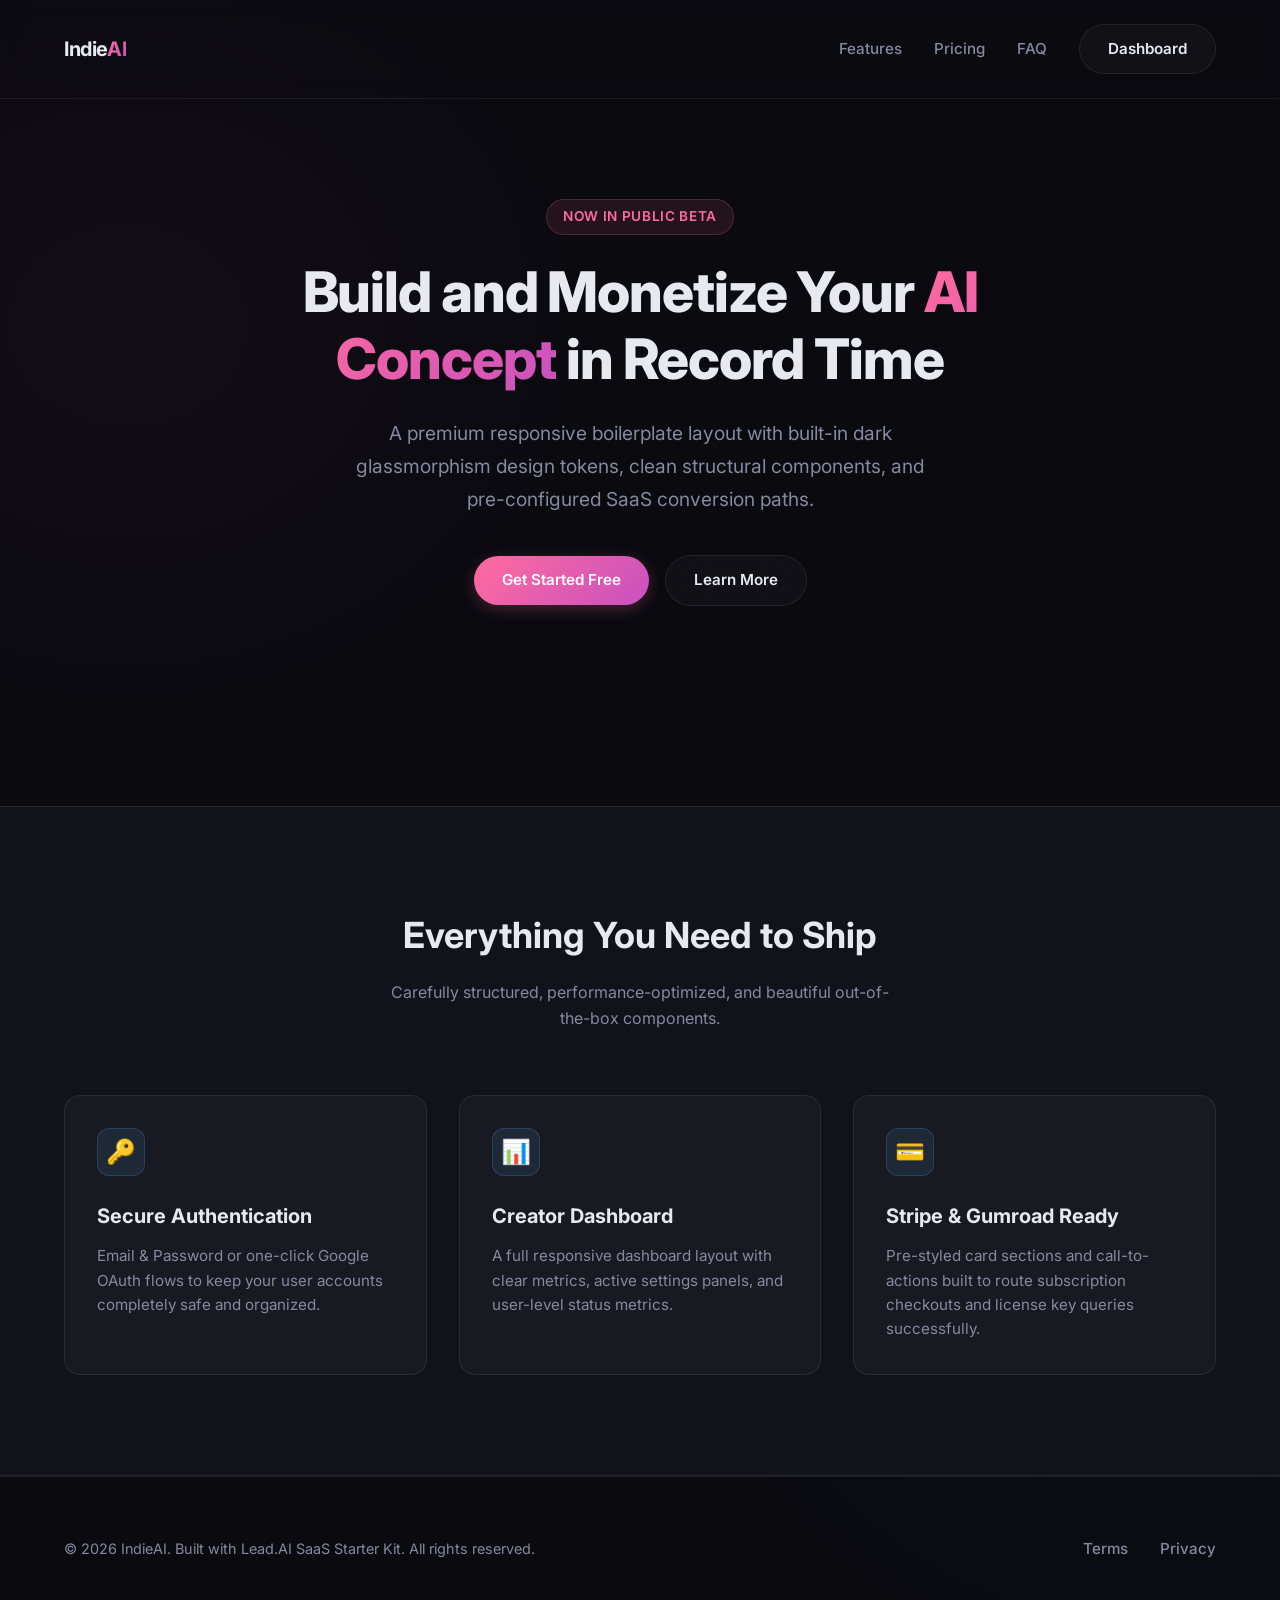
<file: products/firebase-saas-starter-kit/templates/landing-page-template.html>
<!DOCTYPE html>
<html lang="en">
<head>
  <meta charset="UTF-8">
  <meta name="viewport" content="width=device-width, initial-scale=1.0">
  <meta name="description" content="Launch your next AI application in record time. Auth, payments, and premium dashboard templates integrated.">
  <title>Indie AI SaaS Landing Page Template</title>
  <!-- Google Fonts: Inter -->
  <link rel="preconnect" href="https://fonts.googleapis.com">
  <link rel="preconnect" href="https://fonts.gstatic.com" crossorigin>
  <link href="https://fonts.googleapis.com/css2?family=Inter:wght@300;400;500;600;700&display=swap" rel="stylesheet">
  
  <style>
    /* ── Design Tokens & Base Reset ── */
    :root {
      --bg-deep: #0a0a0f;
      --bg-base: #12121a;
      --bg-surface: rgba(255, 255, 255, 0.03);
      --bg-surface-hover: rgba(255, 255, 255, 0.06);
      --primary: linear-gradient(135deg, #ff6b9d 0%, #c850c0 100%);
      --secondary: linear-gradient(135deg, #4facfe 0%, #00f2fe 100%);
      --text-primary: #e8e8f0;
      --text-secondary: #8888a0;
      --border-subtle: rgba(255, 255, 255, 0.08);
      --glass-blur: 20px;
      --radius-lg: 16px;
      --radius-full: 9999px;
      --shadow-lg: 0 10px 25px rgba(0, 0, 0, 0.4);
    }

    *, *::before, *::after {
      margin: 0;
      padding: 0;
      box-sizing: border-box;
    }

    body {
      font-family: 'Inter', system-ui, -apple-system, sans-serif;
      line-height: 1.6;
      color: var(--text-primary);
      background-color: var(--bg-deep);
      overflow-x: hidden;
      background-image: 
        radial-gradient(ellipse 60% 40% at 10% 20%, rgba(200, 80, 192, 0.05) 0%, transparent 60%),
        radial-gradient(ellipse 60% 40% at 90% 80%, rgba(79, 172, 254, 0.04) 0%, transparent 60%);
    }

    a {
      color: inherit;
      text-decoration: none;
    }

    /* ── Utility Components ── */
    .container {
      width: 100%;
      max-width: 1200px;
      margin: 0 auto;
      padding: 0 24px;
    }

    .btn {
      display: inline-flex;
      align-items: center;
      justify-content: center;
      padding: 12px 28px;
      border-radius: var(--radius-full);
      font-weight: 600;
      font-size: 0.95rem;
      cursor: pointer;
      transition: transform 0.2s ease, box-shadow 0.2s ease;
      border: none;
      outline: none;
    }

    .btn-primary {
      background: var(--primary);
      color: #fff;
      box-shadow: 0 4px 15px rgba(255, 107, 157, 0.25);
    }

    .btn-primary:hover {
      transform: translateY(-2px);
      box-shadow: 0 6px 20px rgba(255, 107, 157, 0.35);
    }

    .btn-secondary {
      background: var(--bg-surface);
      color: var(--text-primary);
      border: 1px solid var(--border-subtle);
      backdrop-filter: blur(var(--glass-blur));
    }

    .btn-secondary:hover {
      background: var(--bg-surface-hover);
      transform: translateY(-2px);
    }

    .text-gradient {
      background: var(--primary);
      -webkit-background-clip: text;
      background-clip: text;
      -webkit-text-fill-color: transparent;
    }

    /* ── Header ── */
    .header {
      padding: 24px 0;
      border-bottom: 1px solid var(--border-subtle);
      backdrop-filter: blur(10px);
      position: sticky;
      top: 0;
      z-index: 100;
    }

    .header-content {
      display: flex;
      align-items: center;
      justify-content: space-between;
    }

    .logo {
      font-size: 1.25rem;
      font-weight: 700;
      letter-spacing: -0.02em;
    }

    .nav-links {
      display: flex;
      align-items: center;
      gap: 32px;
    }

    .nav-link {
      color: var(--text-secondary);
      font-size: 0.95rem;
      font-weight: 500;
      transition: color 0.2s ease;
    }

    .nav-link:hover {
      color: var(--text-primary);
    }

    /* ── Hero Section ── */
    .hero {
      padding: 100px 0 140px;
      text-align: center;
    }

    .hero-tag {
      display: inline-flex;
      align-items: center;
      padding: 6px 16px;
      border-radius: var(--radius-full);
      background: rgba(255, 107, 157, 0.1);
      border: 1px solid rgba(255, 107, 157, 0.2);
      color: #ff6b9d;
      font-size: 0.85rem;
      font-weight: 600;
      margin-bottom: 24px;
      letter-spacing: 0.05em;
      text-transform: uppercase;
    }

    .hero h1 {
      font-size: 3.5rem;
      font-weight: 800;
      line-height: 1.2;
      letter-spacing: -0.02em;
      max-width: 800px;
      margin: 0 auto 24px;
    }

    .hero-subtitle {
      font-size: 1.2rem;
      color: var(--text-secondary);
      max-width: 600px;
      margin: 0 auto 40px;
      line-height: 1.7;
    }

    .hero-actions {
      display: flex;
      align-items: center;
      justify-content: center;
      gap: 16px;
      margin-bottom: 60px;
    }

    /* ── Features ── */
    .features {
      padding: 100px 0;
      background: var(--bg-base);
      border-top: 1px solid var(--border-subtle);
      border-bottom: 1px solid var(--border-subtle);
    }

    .section-header {
      text-align: center;
      margin-bottom: 64px;
    }

    .section-header h2 {
      font-size: 2.25rem;
      font-weight: 700;
      margin-bottom: 16px;
    }

    .section-header p {
      color: var(--text-secondary);
      max-width: 500px;
      margin: 0 auto;
    }

    .features-grid {
      display: grid;
      grid-template-columns: repeat(auto-fit, minmax(320px, 1fr));
      gap: 32px;
    }

    .feature-card {
      background: var(--bg-surface);
      border: 1px solid var(--border-subtle);
      border-radius: var(--radius-lg);
      padding: 32px;
      transition: transform 0.25s ease, box-shadow 0.25s ease;
    }

    .feature-card:hover {
      transform: translateY(-4px);
      box-shadow: var(--shadow-lg);
      background: var(--bg-surface-hover);
    }

    .feature-icon {
      width: 48px;
      height: 48px;
      border-radius: 12px;
      background: rgba(79, 172, 254, 0.1);
      border: 1px solid rgba(79, 172, 254, 0.2);
      color: #00f2fe;
      display: flex;
      align-items: center;
      justify-content: center;
      margin-bottom: 24px;
      font-size: 1.5rem;
    }

    .feature-card h3 {
      font-size: 1.25rem;
      margin-bottom: 12px;
    }

    .feature-card p {
      color: var(--text-secondary);
      font-size: 0.95rem;
      line-height: 1.6;
    }

    /* ── Footer ── */
    .footer {
      padding: 60px 0;
      border-top: 1px solid var(--border-subtle);
      color: var(--text-secondary);
      font-size: 0.9rem;
    }

    .footer-content {
      display: flex;
      align-items: center;
      justify-content: space-between;
    }

    @media (max-width: 768px) {
      .header-content, .footer-content {
        flex-direction: column;
        gap: 20px;
        text-align: center;
      }
      .nav-links {
        flex-wrap: wrap;
        justify-content: center;
        gap: 16px;
      }
      .hero h1 {
        font-size: 2.5rem;
      }
    }
  </style>
</head>
<body>

  <!-- Header -->
  <header class="header" id="mainHeader">
    <div class="container header-content">
      <div class="logo">
        <span>Indie<strong class="text-gradient">AI</strong></span>
      </div>
      <nav class="nav-links">
        <a href="#features" class="nav-link">Features</a>
        <a href="#pricing" class="nav-link">Pricing</a>
        <a href="#faq" class="nav-link">FAQ</a>
        <!-- Inject dynamic Auth links here -->
        <a href="login.html" class="btn btn-secondary btn-sm" id="authBtn">Dashboard</a>
      </nav>
    </div>
  </header>

  <!-- Hero Section -->
  <main>
    <section class="hero" id="heroSection">
      <div class="container">
        <span class="hero-tag">Now in Public Beta</span>
        <h1>Build and Monetize Your <span class="text-gradient">AI Concept</span> in Record Time</h1>
        <p class="hero-subtitle">
          A premium responsive boilerplate layout with built-in dark glassmorphism design tokens, clean structural components, and pre-configured SaaS conversion paths.
        </p>
        <div class="hero-actions">
          <a href="login.html?signup=true" class="btn btn-primary" id="ctaPrimary">Get Started Free</a>
          <a href="#features" class="btn btn-secondary" id="ctaSecondary">Learn More</a>
        </div>
      </div>
    </section>

    <!-- Features Section -->
    <section class="features" id="features">
      <div class="container">
        <div class="section-header">
          <h2>Everything You Need to Ship</h2>
          <p>Carefully structured, performance-optimized, and beautiful out-of-the-box components.</p>
        </div>
        
        <div class="features-grid">
          <div class="feature-card">
            <div class="feature-icon">🔑</div>
            <h3>Secure Authentication</h3>
            <p>Email & Password or one-click Google OAuth flows to keep your user accounts completely safe and organized.</p>
          </div>
          
          <div class="feature-card">
            <div class="feature-icon">📊</div>
            <h3>Creator Dashboard</h3>
            <p>A full responsive dashboard layout with clear metrics, active settings panels, and user-level status metrics.</p>
          </div>
          
          <div class="feature-card">
            <div class="feature-icon">💳</div>
            <h3>Stripe & Gumroad Ready</h3>
            <p>Pre-styled card sections and call-to-actions built to route subscription checkouts and license key queries successfully.</p>
          </div>
        </div>
      </div>
    </section>
  </main>

  <!-- Footer -->
  <footer class="footer" id="mainFooter">
    <div class="container footer-content">
      <div>
        <p>&copy; 2026 IndieAI. Built with Lead.AI SaaS Starter Kit. All rights reserved.</p>
      </div>
      <div class="nav-links">
        <a href="terms.html" class="nav-link">Terms</a>
        <a href="privacy.html" class="nav-link">Privacy</a>
      </div>
    </div>
  </footer>

</body>
</html>
</file>
<file: index.css>
/* ═══════════════════════════════════════════════════════════════════
   Gumroad Product Management Dashboard — Premium Dark Theme
   ═══════════════════════════════════════════════════════════════════
   Features:
   • oklch / oklab gradients throughout
   • @property registered custom properties for animated gradients
   • Glassmorphism surfaces with layered box-shadows
   • Staggered entrance animations with --i delay token
   • prefers-reduced-motion: full opt-out
   • Custom scrollbar matching dark palette
   ═══════════════════════════════════════════════════════════════════ */

/* ── Google Fonts ─────────────────────────────────────────────────── */
@import url('https://fonts.googleapis.com/css2?family=Inter:wght@300;400;500;600;700&display=swap');

/* ── @property registrations ─────────────────────────────────────── */
@property --gradient-angle {
  syntax: '<angle>';
  inherits: false;
  initial-value: 0deg;
}

@property --glow-opacity {
  syntax: '<number>';
  inherits: false;
  initial-value: 0;
}

@property --shimmer-x {
  syntax: '<percentage>';
  inherits: false;
  initial-value: -100%;
}

@property --float-y {
  syntax: '<length>';
  inherits: false;
  initial-value: 0px;
}

/* ── Design Tokens ───────────────────────────────────────────────── */
:root {
  /* Backgrounds */
  --bg-deep: #0a0a0f;
  --bg-base: #12121a;
  --bg-surface: rgba(255, 255, 255, 0.03);
  --bg-surface-hover: rgba(255, 255, 255, 0.06);
  --bg-surface-elevated: rgba(255, 255, 255, 0.08);
  --bg-overlay: rgba(0, 0, 0, 0.6);

  /* Primary – Pink / Magenta (oklch) */
  --primary-start: oklch(0.68 0.22 350);
  --primary-end: oklch(0.58 0.24 320);
  --primary-hex: #ff6b9d;
  --primary-end-hex: #c850c0;

  /* Secondary – Electric Blue (oklch) */
  --secondary-start: oklch(0.72 0.14 240);
  --secondary-end: oklch(0.82 0.18 195);
  --secondary-hex: #4facfe;
  --secondary-end-hex: #00f2fe;

  /* Semantic */
  --success: oklch(0.76 0.17 170);
  --success-hex: #00d4aa;
  --warning: oklch(0.80 0.14 75);
  --warning-hex: #ffb347;
  --danger: oklch(0.68 0.18 20);
  --danger-hex: #ff6b6b;

  /* Text */
  --text-primary: #e8e8f0;
  --text-secondary: #8888a0;
  --text-muted: #555570;

  /* Borders */
  --border-subtle: rgba(255, 255, 255, 0.06);
  --border-focus: rgba(79, 172, 254, 0.5);

  /* Surfaces */
  --glass-blur: 20px;
  --glass-border: 1px solid rgba(255, 255, 255, 0.08);
  --glass-bg: rgba(255, 255, 255, 0.03);
  --glass-bg-hover: rgba(255, 255, 255, 0.06);

  /* Shadows – layered for depth */
  --shadow-sm:
    0 1px 2px rgba(0, 0, 0, 0.3),
    0 1px 3px rgba(0, 0, 0, 0.15);
  --shadow-md:
    0 4px 6px rgba(0, 0, 0, 0.3),
    0 2px 4px rgba(0, 0, 0, 0.2),
    0 0 0 1px rgba(255, 255, 255, 0.03);
  --shadow-lg:
    0 10px 25px rgba(0, 0, 0, 0.4),
    0 6px 10px rgba(0, 0, 0, 0.25),
    0 0 0 1px rgba(255, 255, 255, 0.05);
  --shadow-glow-primary:
    0 0 20px rgba(255, 107, 157, 0.15),
    0 0 40px rgba(200, 80, 192, 0.08);
  --shadow-glow-secondary:
    0 0 20px rgba(79, 172, 254, 0.15),
    0 0 40px rgba(0, 242, 254, 0.08);

  /* Layout */
  --sidebar-width: 260px;
  --topbar-height: 64px;
  --radius-sm: 6px;
  --radius-md: 10px;
  --radius-lg: 16px;
  --radius-xl: 20px;
  --radius-full: 9999px;

  /* Timing */
  --ease-out-expo: cubic-bezier(0.16, 1, 0.3, 1);
  --ease-out-quint: cubic-bezier(0.22, 1, 0.36, 1);
  --duration-fast: 0.15s;
  --duration-normal: 0.25s;
  --duration-slow: 0.4s;

  /* Stagger token */
  --i: 0;
}

/* ── Reset & Base ────────────────────────────────────────────────── */
*,
*::before,
*::after {
  margin: 0;
  padding: 0;
  box-sizing: border-box;
}

html {
  font-size: 15px;
  -webkit-font-smoothing: antialiased;
  -moz-osx-font-smoothing: grayscale;
  text-rendering: optimizeLegibility;
}

body {
  font-family: 'Inter', system-ui, -apple-system, sans-serif;
  line-height: 1.6;
  color: var(--text-primary);
  background: var(--bg-deep);
  overflow: hidden;
}

a {
  color: inherit;
  text-decoration: none;
}

ul, ol {
  list-style: none;
}

img {
  display: block;
  max-width: 100%;
}

button {
  font: inherit;
  color: inherit;
  cursor: pointer;
  border: none;
  background: none;
}

input, select, textarea {
  font: inherit;
  color: inherit;
}

/* ── Typography ──────────────────────────────────────────────────── */
h1, h2, h3, h4, h5, h6 {
  font-weight: 600;
  line-height: 1.3;
  letter-spacing: -0.01em;
  color: var(--text-primary);
}

h1 { font-size: 2rem; font-weight: 700; letter-spacing: -0.02em; }
h2 { font-size: 1.5rem; font-weight: 700; letter-spacing: -0.015em; }
h3 { font-size: 1.2rem; }
h4 { font-size: 1.05rem; }
h5 { font-size: 0.95rem; }
h6 { font-size: 0.85rem; text-transform: uppercase; letter-spacing: 0.06em; font-weight: 500; color: var(--text-secondary); }

p { color: var(--text-secondary); }

/* ── Custom Scrollbar ────────────────────────────────────────────── */
::-webkit-scrollbar {
  width: 6px;
  height: 6px;
}

::-webkit-scrollbar-track {
  background: transparent;
}

::-webkit-scrollbar-thumb {
  background: rgba(255, 255, 255, 0.1);
  border-radius: var(--radius-full);
}

::-webkit-scrollbar-thumb:hover {
  background: rgba(255, 255, 255, 0.18);
}

/* Firefox */
* {
  scrollbar-width: thin;
  scrollbar-color: rgba(255, 255, 255, 0.1) transparent;
}

/* ═══════════════════════════════════════════════════════════════════
   LAYOUT
   ═══════════════════════════════════════════════════════════════════ */

/* ── App Shell ───────────────────────────────────────────────────── */
.app {
  display: grid;
  grid-template-columns: var(--sidebar-width) 1fr;
  height: 100dvh;
  width: 100%;
  background:
    radial-gradient(ellipse 80% 60% at 10% 20%, rgba(200, 80, 192, 0.06) 0%, transparent 60%),
    radial-gradient(ellipse 60% 50% at 90% 80%, rgba(79, 172, 254, 0.04) 0%, transparent 60%),
    var(--bg-deep);
}

/* ── Sidebar ─────────────────────────────────────────────────────── */
.sidebar {
  display: flex;
  flex-direction: column;
  height: 100dvh;
  padding: 24px 16px;
  background: rgba(18, 18, 26, 0.85);
  backdrop-filter: blur(var(--glass-blur));
  -webkit-backdrop-filter: blur(var(--glass-blur));
  border-right: 1px solid var(--border-subtle);
  position: relative;
  z-index: 100;
  overflow-y: auto;
  overflow-x: hidden;
  transition: width var(--duration-slow) var(--ease-out-expo);
}

/* Decorative gradient line at top */
.sidebar::before {
  content: '';
  position: absolute;
  top: 0;
  left: 0;
  right: 0;
  height: 2px;
  background: linear-gradient(
    90deg,
    oklch(0.68 0.22 350),
    oklch(0.58 0.24 320),
    oklch(0.72 0.14 240),
    oklch(0.82 0.18 195)
  );
  opacity: 0.7;
}

.sidebar-logo {
  padding: 4px 8px 28px;
  font-size: 1.35rem;
  font-weight: 700;
  letter-spacing: -0.02em;
  background: linear-gradient(
    135deg,
    oklch(0.68 0.22 350),
    oklch(0.58 0.24 320),
    oklch(0.72 0.14 240)
  );
  -webkit-background-clip: text;
  background-clip: text;
  -webkit-text-fill-color: transparent;
  display: flex;
  align-items: center;
  gap: 10px;
  white-space: nowrap;
}

.sidebar-logo .logo-icon {
  display: flex;
  align-items: center;
  justify-content: center;
  width: 34px;
  height: 34px;
  border-radius: var(--radius-md);
  background: linear-gradient(
    135deg,
    oklch(0.68 0.22 350),
    oklch(0.58 0.24 320)
  );
  flex-shrink: 0;
  -webkit-text-fill-color: white;
  font-size: 1rem;
}

/* ── Sidebar Navigation ─────────────────────────────────────────── */
.sidebar-nav {
  flex: 1;
  display: flex;
  flex-direction: column;
  gap: 2px;
  padding: 0;
}

.nav-item {
  display: flex;
  align-items: center;
  gap: 12px;
  padding: 10px 14px;
  border-radius: var(--radius-md);
  color: var(--text-secondary);
  font-size: 0.9rem;
  font-weight: 450;
  white-space: nowrap;
  position: relative;
  transition:
    color var(--duration-normal) ease,
    background var(--duration-normal) ease;
  cursor: pointer;
  border-left: 3px solid transparent;
}

.nav-item .nav-icon {
  display: flex;
  align-items: center;
  justify-content: center;
  width: 20px;
  height: 20px;
  flex-shrink: 0;
  opacity: 0.7;
  transition: opacity var(--duration-normal) ease;
}

.nav-item:hover {
  color: var(--text-primary);
  background: var(--bg-surface-hover);
}

.nav-item:hover .nav-icon {
  opacity: 1;
}

.nav-item.active {
  color: var(--text-primary);
  background: rgba(255, 107, 157, 0.06);
  border-left-color: transparent;
}

/* Gradient left-border for active state */
.nav-item.active::before {
  content: '';
  position: absolute;
  left: -3px;
  top: 6px;
  bottom: 6px;
  width: 3px;
  border-radius: var(--radius-full);
  background: linear-gradient(
    180deg,
    oklch(0.68 0.22 350),
    oklch(0.58 0.24 320)
  );
}

.nav-item.active .nav-icon {
  opacity: 1;
}

.nav-badge {
  margin-left: auto;
  font-size: 0.7rem;
  font-weight: 600;
  padding: 2px 7px;
  border-radius: var(--radius-full);
  background: linear-gradient(
    135deg,
    oklch(0.68 0.22 350),
    oklch(0.58 0.24 320)
  );
  color: white;
  line-height: 1.4;
}

/* ── Sidebar User Profile ────────────────────────────────────────── */
.sidebar-user {
  display: flex;
  align-items: center;
  gap: 12px;
  padding: 14px;
  margin-top: 8px;
  border-radius: var(--radius-md);
  background: var(--bg-surface);
  border: var(--glass-border);
  cursor: pointer;
  transition: background var(--duration-normal) ease;
}

.sidebar-user:hover {
  background: var(--bg-surface-hover);
}

.sidebar-user .user-avatar {
  width: 36px;
  height: 36px;
  border-radius: var(--radius-full);
  background: linear-gradient(
    135deg,
    oklch(0.68 0.22 350),
    oklch(0.72 0.14 240)
  );
  display: flex;
  align-items: center;
  justify-content: center;
  font-weight: 600;
  font-size: 0.85rem;
  color: white;
  flex-shrink: 0;
}

.sidebar-user .user-info {
  overflow: hidden;
  min-width: 0;
}

.sidebar-user .user-name {
  font-size: 0.85rem;
  font-weight: 600;
  color: var(--text-primary);
  white-space: nowrap;
  overflow: hidden;
  text-overflow: ellipsis;
}

.sidebar-user .user-email {
  font-size: 0.75rem;
  color: var(--text-muted);
  white-space: nowrap;
  overflow: hidden;
  text-overflow: ellipsis;
}

/* ═══════════════════════════════════════════════════════════════════
   MAIN CONTENT
   ═══════════════════════════════════════════════════════════════════ */
.main-content {
  overflow-y: auto;
  overflow-x: hidden;
  padding: 28px 32px 40px;
  background:
    radial-gradient(ellipse 50% 40% at 70% 10%, rgba(200, 80, 192, 0.03) 0%, transparent 60%),
    var(--bg-base);
}

/* ── Top Bar ─────────────────────────────────────────────────────── */
.top-bar {
  display: flex;
  align-items: center;
  gap: 16px;
  margin-bottom: 28px;
  height: var(--topbar-height);
}

.search-bar {
  flex: 1;
  max-width: 440px;
  position: relative;
}

.search-bar .search-icon {
  position: absolute;
  left: 14px;
  top: 50%;
  transform: translateY(-50%);
  color: var(--text-muted);
  pointer-events: none;
  width: 18px;
  height: 18px;
}

.search-bar input {
  width: 100%;
  padding: 10px 16px 10px 42px;
  background: var(--glass-bg);
  backdrop-filter: blur(var(--glass-blur));
  -webkit-backdrop-filter: blur(var(--glass-blur));
  border: var(--glass-border);
  border-radius: var(--radius-lg);
  color: var(--text-primary);
  font-size: 0.88rem;
  outline: none;
  transition:
    border-color var(--duration-normal) ease,
    box-shadow var(--duration-normal) ease,
    background var(--duration-normal) ease;
}

.search-bar input::placeholder {
  color: var(--text-muted);
}

.search-bar input:focus {
  border-color: var(--border-focus);
  background: var(--bg-surface-hover);
  box-shadow: 0 0 0 3px rgba(79, 172, 254, 0.12), 0 0 20px rgba(79, 172, 254, 0.06);
}

.top-bar-actions {
  display: flex;
  align-items: center;
  gap: 6px;
  margin-left: auto;
}

/* ═══════════════════════════════════════════════════════════════════
   STAT CARDS
   ═══════════════════════════════════════════════════════════════════ */
.stats-grid {
  display: grid;
  grid-template-columns: repeat(4, 1fr);
  gap: 20px;
  margin-bottom: 28px;
}

.stat-card {
  position: relative;
  padding: 22px 24px;
  background: var(--glass-bg);
  backdrop-filter: blur(var(--glass-blur));
  -webkit-backdrop-filter: blur(var(--glass-blur));
  border: var(--glass-border);
  border-radius: var(--radius-lg);
  box-shadow: var(--shadow-sm);
  transition:
    transform var(--duration-normal) var(--ease-out-expo),
    box-shadow var(--duration-normal) ease,
    background var(--duration-normal) ease;
  animation: fadeIn var(--duration-slow) var(--ease-out-expo) both;
  animation-delay: calc(var(--i, 0) * 0.07s);
  overflow: hidden;
}

/* Subtle gradient sheen at top */
.stat-card::before {
  content: '';
  position: absolute;
  inset: 0;
  border-radius: inherit;
  background: linear-gradient(
    135deg,
    rgba(255, 255, 255, 0.04) 0%,
    transparent 50%
  );
  pointer-events: none;
}

.stat-card:hover {
  transform: translateY(-2px);
  background: var(--glass-bg-hover);
  box-shadow:
    var(--shadow-lg),
    var(--shadow-glow-primary);
}

.stat-card .stat-icon {
  width: 44px;
  height: 44px;
  border-radius: var(--radius-md);
  display: flex;
  align-items: center;
  justify-content: center;
  font-size: 1.2rem;
  margin-bottom: 16px;
  color: white;
}

.stat-card .stat-icon.icon-revenue {
  background: linear-gradient(135deg, oklch(0.68 0.22 350), oklch(0.58 0.24 320));
}
.stat-card .stat-icon.icon-sales {
  background: linear-gradient(135deg, oklch(0.72 0.14 240), oklch(0.82 0.18 195));
}
.stat-card .stat-icon.icon-products {
  background: linear-gradient(135deg, oklch(0.76 0.17 170), oklch(0.70 0.16 160));
}
.stat-card .stat-icon.icon-customers {
  background: linear-gradient(135deg, oklch(0.80 0.14 75), oklch(0.75 0.17 55));
}

.stat-card .stat-value {
  font-size: 1.85rem;
  font-weight: 700;
  letter-spacing: -0.02em;
  color: var(--text-primary);
  line-height: 1.2;
  margin-bottom: 4px;
}

.stat-card .stat-label {
  font-size: 0.82rem;
  color: var(--text-secondary);
  font-weight: 450;
  margin-bottom: 8px;
}

.stat-card .stat-trend {
  display: inline-flex;
  align-items: center;
  gap: 4px;
  font-size: 0.78rem;
  font-weight: 600;
  padding: 3px 8px;
  border-radius: var(--radius-full);
}

.stat-card .stat-trend.up {
  color: var(--success-hex);
  background: rgba(0, 212, 170, 0.1);
}

.stat-card .stat-trend.down {
  color: var(--danger-hex);
  background: rgba(255, 107, 107, 0.1);
}

/* ═══════════════════════════════════════════════════════════════════
   GENERIC CARD
   ═══════════════════════════════════════════════════════════════════ */
.card {
  background: var(--glass-bg);
  backdrop-filter: blur(var(--glass-blur));
  -webkit-backdrop-filter: blur(var(--glass-blur));
  border: var(--glass-border);
  border-radius: var(--radius-lg);
  box-shadow: var(--shadow-sm);
  overflow: hidden;
  animation: fadeIn var(--duration-slow) var(--ease-out-expo) both;
  animation-delay: calc(var(--i, 0) * 0.07s);
}

.card-header {
  display: flex;
  align-items: center;
  justify-content: space-between;
  padding: 18px 24px;
  border-bottom: 1px solid var(--border-subtle);
}

.card-header h3,
.card-header h4 {
  margin: 0;
}

.card-header .card-actions {
  display: flex;
  gap: 8px;
}

.card-body {
  padding: 24px;
}

/* ── Chart Container ─────────────────────────────────────────────── */
.chart-container {
  width: 100%;
  min-height: 240px;
  position: relative;
}

.revenue-chart {
  width: 100%;
  height: 280px;
  display: flex;
  align-items: flex-end;
  justify-content: space-around;
  gap: 8px;
  padding: 20px 0;
}

.revenue-chart .chart-bar {
  flex: 1;
  max-width: 40px;
  border-radius: var(--radius-sm) var(--radius-sm) 0 0;
  background: linear-gradient(
    180deg,
    oklch(0.68 0.22 350),
    oklch(0.58 0.24 320)
  );
  opacity: 0.7;
  transition:
    opacity var(--duration-normal) ease,
    filter var(--duration-normal) ease;
}

.revenue-chart .chart-bar:hover {
  opacity: 1;
  filter: brightness(1.15);
}

/* ═══════════════════════════════════════════════════════════════════
   PRODUCTS TABLE
   ═══════════════════════════════════════════════════════════════════ */
.products-table {
  width: 100%;
  border-collapse: separate;
  border-spacing: 0;
}

.products-table th {
  position: sticky;
  top: 0;
  padding: 12px 16px;
  text-align: left;
  font-size: 0.78rem;
  font-weight: 600;
  text-transform: uppercase;
  letter-spacing: 0.05em;
  color: var(--text-muted);
  background: rgba(10, 10, 15, 0.9);
  backdrop-filter: blur(8px);
  -webkit-backdrop-filter: blur(8px);
  border-bottom: 1px solid var(--border-subtle);
  white-space: nowrap;
  z-index: 10;
}

.products-table td {
  padding: 14px 16px;
  border-bottom: 1px solid var(--border-subtle);
  font-size: 0.88rem;
  color: var(--text-secondary);
  vertical-align: middle;
}

.product-row {
  transition: background var(--duration-normal) ease;
}

.product-row:hover {
  background: var(--bg-surface-hover);
}

/* Striped rows */
.product-row:nth-child(even) {
  background: rgba(255, 255, 255, 0.015);
}
.product-row:nth-child(even):hover {
  background: var(--bg-surface-hover);
}

.product-thumb {
  width: 40px;
  height: 40px;
  border-radius: var(--radius-sm);
  object-fit: cover;
  background: var(--bg-surface-elevated);
  flex-shrink: 0;
}

.product-name {
  font-weight: 500;
  color: var(--text-primary);
  white-space: nowrap;
  overflow: hidden;
  text-overflow: ellipsis;
  max-width: 220px;
  display: block;
}

.product-price {
  display: inline-block;
  padding: 4px 10px;
  font-size: 0.82rem;
  font-weight: 600;
  border-radius: var(--radius-full);
  background: linear-gradient(
    135deg,
    oklch(0.68 0.22 350 / 0.15),
    oklch(0.58 0.24 320 / 0.15)
  );
  color: var(--primary-hex);
}

.product-status {
  display: inline-flex;
  align-items: center;
  gap: 6px;
  padding: 4px 10px;
  font-size: 0.78rem;
  font-weight: 600;
  border-radius: var(--radius-full);
  text-transform: capitalize;
}

/* Status dot */
.product-status::before {
  content: '';
  width: 6px;
  height: 6px;
  border-radius: var(--radius-full);
  flex-shrink: 0;
}

.status-active {
  color: var(--success-hex);
  background: rgba(0, 212, 170, 0.1);
}
.status-active::before {
  background: var(--success-hex);
  box-shadow: 0 0 6px rgba(0, 212, 170, 0.6);
}

.status-draft {
  color: var(--warning-hex);
  background: rgba(255, 179, 71, 0.1);
}
.status-draft::before {
  background: var(--warning-hex);
}

.status-archived {
  color: var(--text-muted);
  background: rgba(85, 85, 112, 0.15);
}
.status-archived::before {
  background: var(--text-muted);
}

/* ═══════════════════════════════════════════════════════════════════
   BUTTONS
   ═══════════════════════════════════════════════════════════════════ */
.btn {
  display: inline-flex;
  align-items: center;
  justify-content: center;
  gap: 8px;
  padding: 10px 20px;
  font-size: 0.88rem;
  font-weight: 550;
  border-radius: var(--radius-md);
  transition:
    transform var(--duration-fast) var(--ease-out-expo),
    box-shadow var(--duration-normal) ease,
    background var(--duration-normal) ease,
    opacity var(--duration-normal) ease;
  white-space: nowrap;
  user-select: none;
  position: relative;
  overflow: hidden;
}

.btn:active {
  transform: scale(0.97);
}

.btn:disabled {
  opacity: 0.5;
  pointer-events: none;
}

.btn-primary {
  background: linear-gradient(
    135deg,
    oklch(0.68 0.22 350),
    oklch(0.58 0.24 320)
  );
  color: white;
  box-shadow: 0 2px 8px rgba(255, 107, 157, 0.25);
}

.btn-primary:hover {
  box-shadow:
    0 4px 16px rgba(255, 107, 157, 0.35),
    0 0 20px rgba(200, 80, 192, 0.15);
  filter: brightness(1.08);
}

.btn-secondary {
  background: transparent;
  color: var(--text-primary);
  border: 1px solid rgba(255, 255, 255, 0.12);
}

.btn-secondary:hover {
  background: var(--bg-surface-hover);
  border-color: rgba(255, 255, 255, 0.2);
}

.btn-danger {
  background: linear-gradient(
    135deg,
    oklch(0.68 0.18 20),
    oklch(0.55 0.2 15)
  );
  color: white;
  box-shadow: 0 2px 8px rgba(255, 107, 107, 0.2);
}

.btn-danger:hover {
  box-shadow:
    0 4px 16px rgba(255, 107, 107, 0.35),
    0 0 20px rgba(255, 107, 107, 0.12);
  filter: brightness(1.08);
}

.btn-sm {
  padding: 6px 14px;
  font-size: 0.8rem;
  border-radius: var(--radius-sm);
}

.btn-icon {
  width: 38px;
  height: 38px;
  padding: 0;
  border-radius: var(--radius-md);
  background: var(--glass-bg);
  border: var(--glass-border);
  color: var(--text-secondary);
  font-size: 1.1rem;
  transition:
    color var(--duration-normal) ease,
    background var(--duration-normal) ease,
    transform var(--duration-fast) var(--ease-out-expo);
}

.btn-icon:hover {
  background: var(--bg-surface-hover);
  color: var(--text-primary);
}

.btn-icon:active {
  transform: scale(0.92);
}

/* ═══════════════════════════════════════════════════════════════════
   SALES & ANALYTICS
   ═══════════════════════════════════════════════════════════════════ */
.sales-list {
  display: flex;
  flex-direction: column;
  gap: 2px;
}

.sale-item {
  display: flex;
  align-items: center;
  gap: 14px;
  padding: 12px 16px;
  border-radius: var(--radius-md);
  transition: background var(--duration-normal) ease;
}

.sale-item:hover {
  background: var(--bg-surface-hover);
}

.customer-avatar {
  width: 38px;
  height: 38px;
  border-radius: var(--radius-full);
  display: flex;
  align-items: center;
  justify-content: center;
  font-weight: 600;
  font-size: 0.82rem;
  color: white;
  flex-shrink: 0;
  background: linear-gradient(
    135deg,
    oklch(0.72 0.14 240),
    oklch(0.68 0.22 350)
  );
}

.sale-item .sale-details {
  flex: 1;
  min-width: 0;
}

.sale-item .sale-product {
  font-size: 0.88rem;
  font-weight: 500;
  color: var(--text-primary);
  white-space: nowrap;
  overflow: hidden;
  text-overflow: ellipsis;
}

.sale-item .sale-customer {
  font-size: 0.78rem;
  color: var(--text-muted);
}

.sale-amount {
  font-size: 0.92rem;
  font-weight: 600;
  color: var(--success-hex);
  white-space: nowrap;
}

.sale-item .sale-time {
  font-size: 0.75rem;
  color: var(--text-muted);
  white-space: nowrap;
}

/* ═══════════════════════════════════════════════════════════════════
   FORMS & INPUTS
   ═══════════════════════════════════════════════════════════════════ */
.form-group {
  display: flex;
  flex-direction: column;
  gap: 6px;
  margin-bottom: 18px;
}

.form-label {
  font-size: 0.82rem;
  font-weight: 550;
  color: var(--text-secondary);
  letter-spacing: 0.01em;
}

.form-input,
.form-select,
.form-textarea {
  width: 100%;
  padding: 10px 14px;
  background: var(--glass-bg);
  backdrop-filter: blur(12px);
  -webkit-backdrop-filter: blur(12px);
  border: 1px solid rgba(255, 255, 255, 0.08);
  border-radius: var(--radius-md);
  color: var(--text-primary);
  font-size: 0.9rem;
  outline: none;
  transition:
    border-color var(--duration-normal) ease,
    box-shadow var(--duration-normal) ease,
    background var(--duration-normal) ease;
}

.form-input::placeholder,
.form-textarea::placeholder {
  color: var(--text-muted);
}

.form-input:focus,
.form-select:focus,
.form-textarea:focus {
  border-color: var(--border-focus);
  background: var(--bg-surface-hover);
  box-shadow:
    0 0 0 3px rgba(79, 172, 254, 0.12),
    0 0 20px rgba(79, 172, 254, 0.06);
}

.form-select {
  appearance: none;
  background-image: url("data:image/svg+xml,%3Csvg width='10' height='6' viewBox='0 0 10 6' fill='none' xmlns='http://www.w3.org/2000/svg'%3E%3Cpath d='M1 1L5 5L9 1' stroke='%238888a0' stroke-width='1.5' stroke-linecap='round' stroke-linejoin='round'/%3E%3C/svg%3E");
  background-repeat: no-repeat;
  background-position: right 14px center;
  padding-right: 36px;
}

.form-textarea {
  resize: vertical;
  min-height: 100px;
}

/* ═══════════════════════════════════════════════════════════════════
   MODAL
   ═══════════════════════════════════════════════════════════════════ */
.modal-overlay {
  position: fixed;
  inset: 0;
  background: rgba(0, 0, 0, 0.65);
  backdrop-filter: blur(6px);
  -webkit-backdrop-filter: blur(6px);
  display: flex;
  align-items: center;
  justify-content: center;
  z-index: 1000;
  padding: 24px;
  animation: fadeIn 0.2s ease both;
}

.modal-overlay[hidden] {
  display: none;
}

.modal {
  width: 100%;
  max-width: 520px;
  max-height: 85dvh;
  overflow-y: auto;
  background: rgba(20, 20, 30, 0.92);
  backdrop-filter: blur(30px);
  -webkit-backdrop-filter: blur(30px);
  border: 1px solid rgba(255, 255, 255, 0.1);
  border-radius: var(--radius-xl);
  box-shadow:
    var(--shadow-lg),
    0 0 60px rgba(200, 80, 192, 0.06),
    0 0 100px rgba(79, 172, 254, 0.04);
  animation: slideUp 0.35s var(--ease-out-expo) both;
}

.modal-header {
  display: flex;
  align-items: center;
  justify-content: space-between;
  padding: 22px 24px 16px;
  border-bottom: 1px solid var(--border-subtle);
}

.modal-header h3 {
  margin: 0;
}

.modal-body {
  padding: 20px 24px;
}

.modal-footer {
  display: flex;
  align-items: center;
  justify-content: flex-end;
  gap: 10px;
  padding: 16px 24px 22px;
  border-top: 1px solid var(--border-subtle);
}

/* Exit animation class (add via JS) */
.modal-overlay.closing {
  animation: fadeOut 0.2s ease both;
}

.modal-overlay.closing .modal {
  animation: slideDown 0.25s var(--ease-out-expo) both;
}

/* ═══════════════════════════════════════════════════════════════════
   TABS
   ═══════════════════════════════════════════════════════════════════ */
.tabs {
  display: flex;
  gap: 0;
  border-bottom: 1px solid var(--border-subtle);
  margin-bottom: 20px;
}

.tab-item {
  padding: 10px 18px;
  font-size: 0.88rem;
  font-weight: 500;
  color: var(--text-secondary);
  position: relative;
  cursor: pointer;
  transition:
    color var(--duration-normal) ease;
  white-space: nowrap;
}

.tab-item::after {
  content: '';
  position: absolute;
  bottom: -1px;
  left: 0;
  right: 0;
  height: 2px;
  border-radius: var(--radius-full);
  background: linear-gradient(
    90deg,
    oklch(0.68 0.22 350),
    oklch(0.72 0.14 240)
  );
  transform: scaleX(0);
  transition: transform var(--duration-normal) var(--ease-out-expo);
}

.tab-item:hover {
  color: var(--text-primary);
}

.tab-item.active {
  color: var(--text-primary);
}

.tab-item.active::after {
  transform: scaleX(1);
}

/* ═══════════════════════════════════════════════════════════════════
   DROPDOWN
   ═══════════════════════════════════════════════════════════════════ */
.dropdown {
  position: absolute;
  top: calc(100% + 6px);
  right: 0;
  min-width: 180px;
  background: rgba(20, 20, 30, 0.95);
  backdrop-filter: blur(24px);
  -webkit-backdrop-filter: blur(24px);
  border: 1px solid rgba(255, 255, 255, 0.1);
  border-radius: var(--radius-md);
  box-shadow: var(--shadow-lg);
  padding: 6px;
  z-index: 500;
  animation: fadeIn 0.15s ease both, slideUp 0.2s var(--ease-out-expo) both;
}

.dropdown[hidden] {
  display: none;
}

.dropdown-item {
  display: flex;
  align-items: center;
  gap: 10px;
  padding: 8px 12px;
  font-size: 0.85rem;
  border-radius: var(--radius-sm);
  color: var(--text-secondary);
  cursor: pointer;
  transition:
    background var(--duration-fast) ease,
    color var(--duration-fast) ease;
}

.dropdown-item:hover {
  background: var(--bg-surface-hover);
  color: var(--text-primary);
}

.dropdown-divider {
  height: 1px;
  background: var(--border-subtle);
  margin: 4px 0;
}

/* ═══════════════════════════════════════════════════════════════════
   TOOLTIP
   ═══════════════════════════════════════════════════════════════════ */
.tooltip {
  position: relative;
}

.tooltip::after {
  content: attr(data-tooltip);
  position: absolute;
  bottom: calc(100% + 8px);
  left: 50%;
  transform: translateX(-50%) translateY(4px);
  padding: 6px 12px;
  font-size: 0.75rem;
  font-weight: 500;
  color: var(--text-primary);
  background: rgba(20, 20, 30, 0.95);
  border: 1px solid rgba(255, 255, 255, 0.1);
  border-radius: var(--radius-sm);
  white-space: nowrap;
  pointer-events: none;
  opacity: 0;
  z-index: 600;
  transition:
    opacity var(--duration-fast) ease,
    transform var(--duration-fast) ease;
}

.tooltip:hover::after {
  opacity: 1;
  transform: translateX(-50%) translateY(0);
}

/* ═══════════════════════════════════════════════════════════════════
   BADGES
   ═══════════════════════════════════════════════════════════════════ */
.badge {
  display: inline-flex;
  align-items: center;
  gap: 4px;
  padding: 3px 10px;
  font-size: 0.74rem;
  font-weight: 600;
  border-radius: var(--radius-full);
  letter-spacing: 0.01em;
}

.badge-success {
  color: var(--success-hex);
  background: rgba(0, 212, 170, 0.12);
}

.badge-warning {
  color: var(--warning-hex);
  background: rgba(255, 179, 71, 0.12);
}

.badge-danger {
  color: var(--danger-hex);
  background: rgba(255, 107, 107, 0.12);
}

/* ═══════════════════════════════════════════════════════════════════
   EMPTY STATE
   ═══════════════════════════════════════════════════════════════════ */
.empty-state {
  display: flex;
  flex-direction: column;
  align-items: center;
  justify-content: center;
  padding: 48px 24px;
  text-align: center;
}

.empty-state .empty-icon {
  width: 72px;
  height: 72px;
  border-radius: var(--radius-lg);
  background: var(--bg-surface);
  border: var(--glass-border);
  display: flex;
  align-items: center;
  justify-content: center;
  font-size: 2rem;
  margin-bottom: 18px;
  animation: float 4s ease-in-out infinite;
}

.empty-state h4 {
  margin-bottom: 8px;
  color: var(--text-primary);
}

.empty-state p {
  font-size: 0.88rem;
  color: var(--text-muted);
  max-width: 320px;
  margin-bottom: 20px;
}

/* ═══════════════════════════════════════════════════════════════════
   SKELETON LOADER
   ═══════════════════════════════════════════════════════════════════ */
.skeleton {
  background: rgba(255, 255, 255, 0.05);
  border-radius: var(--radius-sm);
  position: relative;
  overflow: hidden;
}

.skeleton::after {
  content: '';
  position: absolute;
  inset: 0;
  background: linear-gradient(
    90deg,
    transparent 0%,
    rgba(255, 255, 255, 0.04) 45%,
    rgba(255, 255, 255, 0.06) 50%,
    rgba(255, 255, 255, 0.04) 55%,
    transparent 100%
  );
  animation: shimmer 1.8s ease-in-out infinite;
}

/* ═══════════════════════════════════════════════════════════════════
   UTILITY CLASSES
   ═══════════════════════════════════════════════════════════════════ */
.text-gradient {
  background: linear-gradient(
    135deg,
    oklch(0.68 0.22 350),
    oklch(0.58 0.24 320),
    oklch(0.72 0.14 240)
  );
  -webkit-background-clip: text;
  background-clip: text;
  -webkit-text-fill-color: transparent;
}

.glow {
  box-shadow:
    var(--shadow-lg),
    var(--shadow-glow-primary);
}

.fade-in {
  animation: fadeIn var(--duration-slow) var(--ease-out-expo) both;
  animation-delay: calc(var(--i, 0) * 0.07s);
}

.slide-up {
  animation: slideUp var(--duration-slow) var(--ease-out-expo) both;
  animation-delay: calc(var(--i, 0) * 0.07s);
}

.pulse {
  animation: pulse 2.5s ease-in-out infinite;
}

/* ═══════════════════════════════════════════════════════════════════
   KEYFRAMES
   ═══════════════════════════════════════════════════════════════════ */
@keyframes fadeIn {
  from {
    opacity: 0;
  }
  to {
    opacity: 1;
  }
}

@keyframes fadeOut {
  from {
    opacity: 1;
  }
  to {
    opacity: 0;
  }
}

@keyframes slideUp {
  from {
    opacity: 0;
    transform: translateY(16px);
  }
  to {
    opacity: 1;
    transform: translateY(0);
  }
}

@keyframes slideDown {
  from {
    opacity: 1;
    transform: translateY(0);
  }
  to {
    opacity: 0;
    transform: translateY(16px);
  }
}

@keyframes slideIn {
  from {
    opacity: 0;
    transform: translateX(-16px);
  }
  to {
    opacity: 1;
    transform: translateX(0);
  }
}

@keyframes pulse {
  0%, 100% {
    opacity: 1;
  }
  50% {
    opacity: 0.7;
  }
}

@keyframes shimmer {
  0% {
    transform: translateX(-100%);
  }
  100% {
    transform: translateX(100%);
  }
}

@keyframes float {
  0%, 100% {
    transform: translateY(0);
  }
  50% {
    transform: translateY(-8px);
  }
}

@keyframes gradientShift {
  0% {
    --gradient-angle: 0deg;
  }
  100% {
    --gradient-angle: 360deg;
  }
}

/* ═══════════════════════════════════════════════════════════════════
   RESPONSIVE
   ═══════════════════════════════════════════════════════════════════ */

/* ── ≤1024 px — Sidebar collapses to icon rail ───────────────────── */
@media (max-width: 1024px) {
  :root {
    --sidebar-width: 68px;
  }

  .sidebar {
    padding: 16px 8px;
    align-items: center;
  }

  .sidebar-logo {
    justify-content: center;
    padding-bottom: 20px;
    font-size: 0;          /* hide text */
  }

  .sidebar-logo .logo-icon {
    margin: 0;
  }

  .nav-item {
    justify-content: center;
    padding: 10px;
    border-left: none;
    border-radius: var(--radius-md);
  }

  .nav-item .nav-label,
  .nav-badge {
    display: none;
  }

  .nav-item.active::before {
    display: none;
  }

  .nav-item.active {
    background: rgba(255, 107, 157, 0.1);
    border-left-color: transparent;
  }

  .sidebar-user .user-info {
    display: none;
  }

  .sidebar-user {
    justify-content: center;
    padding: 10px;
  }

  .main-content {
    padding: 20px;
  }
}

/* ── ≤768 px — 2-col stats grid ──────────────────────────────────── */
@media (max-width: 768px) {
  .stats-grid {
    grid-template-columns: repeat(2, 1fr);
    gap: 14px;
  }

  .main-content {
    padding: 16px;
  }

  /* Horizontal table scroll */
  .card-body:has(.products-table) {
    overflow-x: auto;
    -webkit-overflow-scrolling: touch;
  }

  .products-table {
    min-width: 600px;
  }

  .modal {
    max-width: 100%;
    border-radius: var(--radius-lg);
  }
}

/* ── ≤480 px — 1-col stats, compact ─────────────────────────────── */
@media (max-width: 480px) {
  .stats-grid {
    grid-template-columns: 1fr;
    gap: 12px;
  }

  .top-bar {
    flex-wrap: wrap;
    height: auto;
    gap: 10px;
  }

  .search-bar {
    max-width: 100%;
    order: 2;
    flex-basis: 100%;
  }

  .stat-card .stat-value {
    font-size: 1.5rem;
  }

  .tabs {
    overflow-x: auto;
    -webkit-overflow-scrolling: touch;
    gap: 0;
  }

  .tab-item {
    padding: 8px 14px;
    font-size: 0.82rem;
  }
}

/* ═══════════════════════════════════════════════════════════════════
   PREFERS-REDUCED-MOTION
   ═══════════════════════════════════════════════════════════════════ */
@media (prefers-reduced-motion: reduce) {
  *,
  *::before,
  *::after {
    animation-duration: 0.01ms !important;
    animation-iteration-count: 1 !important;
    animation-delay: 0s !important;
    transition-duration: 0.01ms !important;
    scroll-behavior: auto !important;
  }

  .skeleton::after {
    animation: none;
  }

  .stat-card:hover,
  .card:hover {
    transform: none;
  }
}

/* ═══════════════════════════════════════════════════════════════════
   PRINT — strip decoration, show content
   ═══════════════════════════════════════════════════════════════════ */
@media print {
  .sidebar,
  .top-bar,
  .modal-overlay {
    display: none !important;
  }

  .app {
    display: block;
  }

  .main-content {
    padding: 0;
    overflow: visible;
    background: white;
    color: black;
  }

  .card,
  .stat-card {
    backdrop-filter: none;
    -webkit-backdrop-filter: none;
    background: white;
    border: 1px solid #ddd;
    box-shadow: none;
    color: black;
    break-inside: avoid;
  }
}

/* ═══════════════════════════════════════════════════════════════════
   TOAST NOTIFICATIONS
   ═══════════════════════════════════════════════════════════════════ */
.toast-container {
  position: fixed;
  bottom: 24px;
  right: 24px;
  display: flex;
  flex-direction: column;
  gap: 12px;
  z-index: 9999;
  pointer-events: none;
}

.toast {
  display: flex;
  align-items: center;
  gap: 12px;
  padding: 14px 18px;
  background: rgba(18, 18, 26, 0.95);
  backdrop-filter: blur(var(--glass-blur));
  -webkit-backdrop-filter: blur(var(--glass-blur));
  border: var(--glass-border);
  border-radius: var(--radius-md);
  box-shadow: var(--shadow-lg);
  color: var(--text-primary);
  font-size: 0.9rem;
  font-weight: 500;
  pointer-events: auto;
  animation: slideIn var(--duration-normal) var(--ease-out-expo) forwards;
  min-width: 280px;
  max-width: 400px;
}

.toast.closing {
  animation: fadeOut var(--duration-normal) var(--ease-out-expo) forwards;
}

.toast-icon {
  display: flex;
  align-items: center;
  justify-content: center;
  width: 24px;
  height: 24px;
  border-radius: 50%;
  flex-shrink: 0;
  color: white;
}

.toast.success .toast-icon {
  background: var(--success-hex);
  box-shadow: 0 0 12px rgba(0, 212, 170, 0.4);
}

.toast.error .toast-icon {
  background: var(--danger-hex);
  box-shadow: 0 0 12px rgba(255, 107, 107, 0.4);
}

.toast.info .toast-icon {
  background: var(--secondary-hex);
  box-shadow: 0 0 12px rgba(79, 172, 254, 0.4);
}
</file>
<file: website/style.css>
/* ============================================================
   Lead.AI — Product Website Styles
   Mobile-first, pure CSS, no external dependencies
   ============================================================ */

/* ---------- Reset & Base ---------- */
*, *::before, *::after {
  box-sizing: border-box;
  margin: 0;
  padding: 0;
}

:root {
  --navy:       #0A1628;
  --navy-mid:   #0F2040;
  --navy-light: #162B50;
  --blue:       #0099FF;
  --blue-dark:  #007ACC;
  --teal:       #0D7377;
  --teal-light: #0F9499;
  --white:      #FFFFFF;
  --gray-100:   #F0F4FA;
  --gray-300:   #B0BED0;
  --gray-500:   #6B7E99;
  --gold:       #FFB800;
  --font:       -apple-system, BlinkMacSystemFont, "Segoe UI", Roboto,
                "Helvetica Neue", Arial, sans-serif;
  --radius:     10px;
  --shadow:     0 4px 24px rgba(0, 0, 0, 0.35);
  --transition: 0.22s ease;
}

html {
  scroll-behavior: smooth;
  font-size: 16px;
}

body {
  background-color: var(--navy);
  color: var(--white);
  font-family: var(--font);
  line-height: 1.65;
  -webkit-font-smoothing: antialiased;
}

a {
  color: var(--blue);
  text-decoration: none;
}

a:hover {
  text-decoration: underline;
}

img {
  max-width: 100%;
  display: block;
}

/* ---------- Utilities ---------- */
.container {
  width: 100%;
  max-width: 1100px;
  margin: 0 auto;
  padding: 0 20px;
}

.section {
  padding: 72px 0;
}

.section-label {
  display: inline-block;
  font-size: 0.75rem;
  font-weight: 700;
  letter-spacing: 0.12em;
  text-transform: uppercase;
  color: var(--blue);
  margin-bottom: 12px;
}

.section-title {
  font-size: clamp(1.6rem, 3.5vw, 2.4rem);
  font-weight: 800;
  line-height: 1.2;
  margin-bottom: 16px;
}

.section-sub {
  color: var(--gray-300);
  font-size: 1.05rem;
  max-width: 580px;
}

/* ---------- Navigation ---------- */
.navbar {
  position: sticky;
  top: 0;
  z-index: 100;
  background: rgba(10, 22, 40, 0.92);
  backdrop-filter: blur(10px);
  -webkit-backdrop-filter: blur(10px);
  border-bottom: 1px solid rgba(0, 153, 255, 0.12);
}

.navbar__inner {
  display: flex;
  align-items: center;
  justify-content: space-between;
  height: 64px;
}

.navbar__brand {
  font-size: 1.35rem;
  font-weight: 800;
  color: var(--white);
  letter-spacing: -0.02em;
}

.navbar__brand span {
  color: var(--blue);
}

.navbar__links {
  display: flex;
  align-items: center;
  gap: 28px;
  list-style: none;
}

.navbar__links a {
  font-size: 0.9rem;
  font-weight: 500;
  color: var(--gray-300);
  transition: color var(--transition);
}

.navbar__links a:hover {
  color: var(--white);
  text-decoration: none;
}

.navbar__links .nav-cta {
  background: var(--blue);
  color: var(--white);
  padding: 8px 18px;
  border-radius: 6px;
  font-weight: 600;
  transition: background var(--transition), transform var(--transition);
}

.navbar__links .nav-cta:hover {
  background: var(--blue-dark);
  transform: translateY(-1px);
}

/* ---------- Hero ---------- */
.hero {
  padding: 96px 0 80px;
  background: linear-gradient(
    160deg,
    var(--navy) 0%,
    var(--navy-mid) 55%,
    #0c1e3a 100%
  );
  position: relative;
  overflow: hidden;
}

.hero::before {
  content: "";
  position: absolute;
  inset: 0;
  background: radial-gradient(
    ellipse 70% 60% at 60% 40%,
    rgba(0, 153, 255, 0.08) 0%,
    transparent 70%
  );
  pointer-events: none;
}

.hero__badge {
  display: inline-flex;
  align-items: center;
  gap: 8px;
  background: rgba(0, 153, 255, 0.1);
  border: 1px solid rgba(0, 153, 255, 0.28);
  border-radius: 100px;
  padding: 5px 14px;
  font-size: 0.8rem;
  font-weight: 600;
  color: var(--blue);
  letter-spacing: 0.04em;
  margin-bottom: 24px;
}

.hero__badge::before {
  content: "";
  width: 7px;
  height: 7px;
  border-radius: 50%;
  background: var(--blue);
  animation: pulse 2s infinite;
}

@keyframes pulse {
  0%, 100% { opacity: 1; }
  50%       { opacity: 0.3; }
}

.hero__headline {
  font-size: clamp(2.2rem, 5.5vw, 3.8rem);
  font-weight: 900;
  line-height: 1.1;
  letter-spacing: -0.03em;
  margin-bottom: 22px;
  max-width: 720px;
}

.hero__headline .accent {
  color: var(--blue);
}

.hero__sub {
  font-size: clamp(1rem, 2vw, 1.2rem);
  color: var(--gray-300);
  max-width: 560px;
  margin-bottom: 38px;
}

.hero__actions {
  display: flex;
  flex-wrap: wrap;
  gap: 14px;
  margin-bottom: 52px;
}

.hero__trust {
  display: flex;
  align-items: center;
  gap: 10px;
  font-size: 0.85rem;
  color: var(--gray-500);
}

.hero__trust-dot {
  width: 6px;
  height: 6px;
  border-radius: 50%;
  background: var(--teal);
  display: inline-block;
}

/* ---------- Buttons ---------- */
.btn {
  display: inline-flex;
  align-items: center;
  gap: 8px;
  font-family: var(--font);
  font-size: 0.95rem;
  font-weight: 600;
  border: none;
  border-radius: 8px;
  padding: 14px 26px;
  cursor: pointer;
  transition: transform var(--transition), box-shadow var(--transition),
              background var(--transition), opacity var(--transition);
  text-decoration: none;
}

.btn:hover {
  text-decoration: none;
  transform: translateY(-2px);
}

.btn:active {
  transform: translateY(0);
}

.btn-primary {
  background: var(--blue);
  color: var(--white);
  box-shadow: 0 0 0 0 rgba(0, 153, 255, 0.4);
}

.btn-primary:hover {
  background: var(--blue-dark);
  box-shadow: 0 6px 24px rgba(0, 153, 255, 0.4);
  color: var(--white);
}

.btn-secondary {
  background: transparent;
  color: var(--white);
  border: 1.5px solid rgba(255, 255, 255, 0.25);
}

.btn-secondary:hover {
  border-color: rgba(255, 255, 255, 0.55);
  background: rgba(255, 255, 255, 0.06);
  color: var(--white);
}

.btn-teal {
  background: var(--teal);
  color: var(--white);
  box-shadow: 0 0 0 0 rgba(13, 115, 119, 0.4);
}

.btn-teal:hover {
  background: var(--teal-light);
  box-shadow: 0 6px 24px rgba(13, 115, 119, 0.45);
  color: var(--white);
}

.btn-sm {
  font-size: 0.85rem;
  padding: 10px 18px;
}

.btn-outline-blue {
  background: transparent;
  color: var(--blue);
  border: 1.5px solid var(--blue);
}

.btn-outline-blue:hover {
  background: var(--blue);
  color: var(--white);
}

/* ---------- Trust Banner ---------- */
.trust-bar {
  background: var(--navy-light);
  border-top: 1px solid rgba(0, 153, 255, 0.1);
  border-bottom: 1px solid rgba(0, 153, 255, 0.1);
  padding: 18px 0;
}

.trust-bar__inner {
  display: flex;
  flex-wrap: wrap;
  align-items: center;
  justify-content: center;
  gap: 24px 40px;
  text-align: center;
}

.trust-item {
  display: flex;
  align-items: center;
  gap: 9px;
  font-size: 0.85rem;
  color: var(--gray-300);
}

.trust-icon {
  font-size: 1rem;
  line-height: 1;
}

/* ---------- Products Grid ---------- */
.products {
  background: var(--navy);
}

.products__grid {
  display: grid;
  grid-template-columns: 1fr;
  gap: 24px;
  margin-top: 48px;
}

/* ---------- Product Card ---------- */
.card {
  background: var(--navy-mid);
  border: 1px solid rgba(255, 255, 255, 0.07);
  border-radius: var(--radius);
  padding: 28px 26px;
  display: flex;
  flex-direction: column;
  gap: 14px;
  transition: transform var(--transition), border-color var(--transition),
              box-shadow var(--transition);
}

.card:hover {
  transform: translateY(-4px);
  border-color: rgba(0, 153, 255, 0.3);
  box-shadow: var(--shadow);
}

.card__tag {
  display: inline-block;
  font-size: 0.7rem;
  font-weight: 700;
  letter-spacing: 0.1em;
  text-transform: uppercase;
  color: var(--teal-light);
  background: rgba(13, 115, 119, 0.15);
  border: 1px solid rgba(13, 115, 119, 0.3);
  padding: 3px 10px;
  border-radius: 100px;
  align-self: flex-start;
}

.card__tag--guide {
  color: var(--blue);
  background: rgba(0, 153, 255, 0.1);
  border-color: rgba(0, 153, 255, 0.25);
}

.card__tag--kit {
  color: #A78BFA;
  background: rgba(167, 139, 250, 0.1);
  border-color: rgba(167, 139, 250, 0.25);
}

.card__tag--saas {
  color: #34D399;
  background: rgba(52, 211, 153, 0.1);
  border-color: rgba(52, 211, 153, 0.25);
}

.card__tag--prompts {
  color: var(--gold);
  background: rgba(255, 184, 0, 0.1);
  border-color: rgba(255, 184, 0, 0.25);
}

.card__tag--playbook {
  color: #FB923C;
  background: rgba(251, 146, 60, 0.1);
  border-color: rgba(251, 146, 60, 0.25);
}

.card__title {
  font-size: 1.05rem;
  font-weight: 700;
  line-height: 1.35;
  color: var(--white);
}

.card__desc {
  font-size: 0.88rem;
  color: var(--gray-300);
  flex: 1;
}

.card__footer {
  display: flex;
  align-items: center;
  justify-content: space-between;
  gap: 12px;
  margin-top: 4px;
}

.card__price {
  font-size: 1.25rem;
  font-weight: 800;
  color: var(--white);
}

.card__price span {
  font-size: 0.78rem;
  font-weight: 500;
  color: var(--gray-500);
  margin-left: 3px;
}

/* ---------- Bundle Section ---------- */
.bundle {
  background: linear-gradient(135deg, var(--navy-mid) 0%, #0c1e3a 100%);
  border-top: 1px solid rgba(0, 153, 255, 0.08);
  border-bottom: 1px solid rgba(0, 153, 255, 0.08);
}

.bundle__card {
  background: linear-gradient(
    135deg,
    rgba(0, 153, 255, 0.08) 0%,
    rgba(13, 115, 119, 0.08) 100%
  );
  border: 1.5px solid rgba(0, 153, 255, 0.22);
  border-radius: 14px;
  padding: 40px 36px;
  margin-top: 48px;
  display: grid;
  gap: 32px;
}

.bundle__savings-badge {
  display: inline-flex;
  align-items: center;
  gap: 8px;
  background: var(--gold);
  color: #000;
  font-size: 0.8rem;
  font-weight: 800;
  letter-spacing: 0.06em;
  text-transform: uppercase;
  padding: 5px 14px;
  border-radius: 100px;
  margin-bottom: 12px;
}

.bundle__title {
  font-size: clamp(1.4rem, 3vw, 2rem);
  font-weight: 800;
  line-height: 1.2;
  margin-bottom: 14px;
}

.bundle__desc {
  color: var(--gray-300);
  font-size: 0.95rem;
  margin-bottom: 20px;
}

.bundle__includes {
  list-style: none;
  display: flex;
  flex-direction: column;
  gap: 8px;
  margin-bottom: 28px;
}

.bundle__includes li {
  display: flex;
  align-items: flex-start;
  gap: 10px;
  font-size: 0.9rem;
  color: var(--gray-300);
}

.bundle__includes li::before {
  content: "✓";
  color: var(--teal-light);
  font-weight: 700;
  flex-shrink: 0;
  margin-top: 1px;
}

.bundle__pricing {
  display: flex;
  align-items: baseline;
  gap: 12px;
  margin-bottom: 24px;
}

.bundle__price-now {
  font-size: 2.4rem;
  font-weight: 900;
  color: var(--white);
  line-height: 1;
}

.bundle__price-was {
  font-size: 1.1rem;
  color: var(--gray-500);
  text-decoration: line-through;
}

.bundle__save {
  font-size: 0.9rem;
  color: var(--gold);
  font-weight: 700;
}

.bundle__coming {
  display: inline-flex;
  align-items: center;
  gap: 8px;
  background: rgba(255, 184, 0, 0.1);
  border: 1px solid rgba(255, 184, 0, 0.3);
  border-radius: 8px;
  padding: 12px 18px;
  font-size: 0.9rem;
  color: var(--gold);
  font-weight: 600;
}

/* ---------- Free Checklist Section ---------- */
.checklist {
  background: var(--navy);
}

.checklist__card {
  background: linear-gradient(
    135deg,
    rgba(13, 115, 119, 0.12) 0%,
    rgba(0, 153, 255, 0.06) 100%
  );
  border: 1.5px solid rgba(13, 115, 119, 0.3);
  border-radius: 14px;
  padding: 52px 40px;
  margin-top: 0;
  text-align: center;
  max-width: 680px;
  margin: 0 auto;
}

.checklist__icon {
  font-size: 3rem;
  margin-bottom: 20px;
  line-height: 1;
}

.checklist__title {
  font-size: clamp(1.5rem, 3vw, 2rem);
  font-weight: 800;
  margin-bottom: 14px;
}

.checklist__desc {
  color: var(--gray-300);
  font-size: 0.95rem;
  margin-bottom: 28px;
  max-width: 480px;
  margin-left: auto;
  margin-right: auto;
}

.checklist__note {
  margin-top: 16px;
  font-size: 0.8rem;
  color: var(--gray-500);
}

/* ---------- Customer Promise ---------- */
.promise {
  background: var(--navy-light);
  border-top: 1px solid rgba(255, 255, 255, 0.05);
  border-bottom: 1px solid rgba(255, 255, 255, 0.05);
}

.promise__inner {
  display: flex;
  flex-direction: column;
  align-items: center;
  text-align: center;
  gap: 16px;
  padding: 48px 0;
}

.promise__icon {
  font-size: 2.5rem;
}

.promise__text {
  font-size: 1.1rem;
  font-weight: 600;
  color: var(--white);
  max-width: 600px;
}

.promise__sub {
  font-size: 0.88rem;
  color: var(--gray-500);
  max-width: 520px;
}

/* ---------- Footer ---------- */
.footer {
  background: #070f1e;
  border-top: 1px solid rgba(255, 255, 255, 0.06);
  padding: 48px 0 32px;
}

.footer__inner {
  display: flex;
  flex-direction: column;
  gap: 28px;
}

.footer__brand {
  font-size: 1.3rem;
  font-weight: 800;
  color: var(--white);
}

.footer__brand span {
  color: var(--blue);
}

.footer__tagline {
  font-size: 0.85rem;
  color: var(--gray-500);
  margin-top: 6px;
}

.footer__links {
  display: flex;
  flex-wrap: wrap;
  gap: 10px 24px;
  list-style: none;
}

.footer__links a {
  font-size: 0.85rem;
  color: var(--gray-500);
  transition: color var(--transition);
}

.footer__links a:hover {
  color: var(--white);
  text-decoration: none;
}

.footer__bottom {
  padding-top: 24px;
  border-top: 1px solid rgba(255, 255, 255, 0.06);
  display: flex;
  flex-direction: column;
  gap: 8px;
}

.footer__copy {
  font-size: 0.8rem;
  color: var(--gray-500);
}

.footer__copy a {
  color: var(--gray-300);
}

/* ============================================================
   Responsive — Tablet (600px+)
   ============================================================ */
@media (min-width: 600px) {
  .products__grid {
    grid-template-columns: repeat(2, 1fr);
  }

  .footer__inner {
    flex-direction: row;
    justify-content: space-between;
    align-items: flex-start;
  }

  .footer__bottom {
    flex-direction: row;
    justify-content: space-between;
    align-items: center;
  }
}

/* ============================================================
   Responsive — Desktop (900px+)
   ============================================================ */
@media (min-width: 900px) {
  .products__grid {
    grid-template-columns: repeat(4, 1fr);
  }

  .bundle__card {
    grid-template-columns: 1fr auto;
    align-items: center;
  }

  .bundle__card-right {
    text-align: right;
    display: flex;
    flex-direction: column;
    align-items: flex-end;
  }

  .trust-bar__inner {
    justify-content: space-between;
  }
}

/* ============================================================
   Responsive — Small mobile (< 480px)
   ============================================================ */
@media (max-width: 480px) {
  .navbar__links {
    gap: 16px;
  }

  .hero {
    padding: 64px 0 56px;
  }

  .section {
    padding: 52px 0;
  }

  .bundle__card {
    padding: 28px 22px;
  }

  .checklist__card {
    padding: 36px 22px;
  }
}

/* ============================================================
   Accessibility & Focus
   ============================================================ */
:focus-visible {
  outline: 2px solid var(--blue);
  outline-offset: 3px;
  border-radius: 4px;
}

.sr-only {
  position: absolute;
  width: 1px;
  height: 1px;
  padding: 0;
  margin: -1px;
  overflow: hidden;
  clip: rect(0, 0, 0, 0);
  white-space: nowrap;
  border-width: 0;
}
</file>
